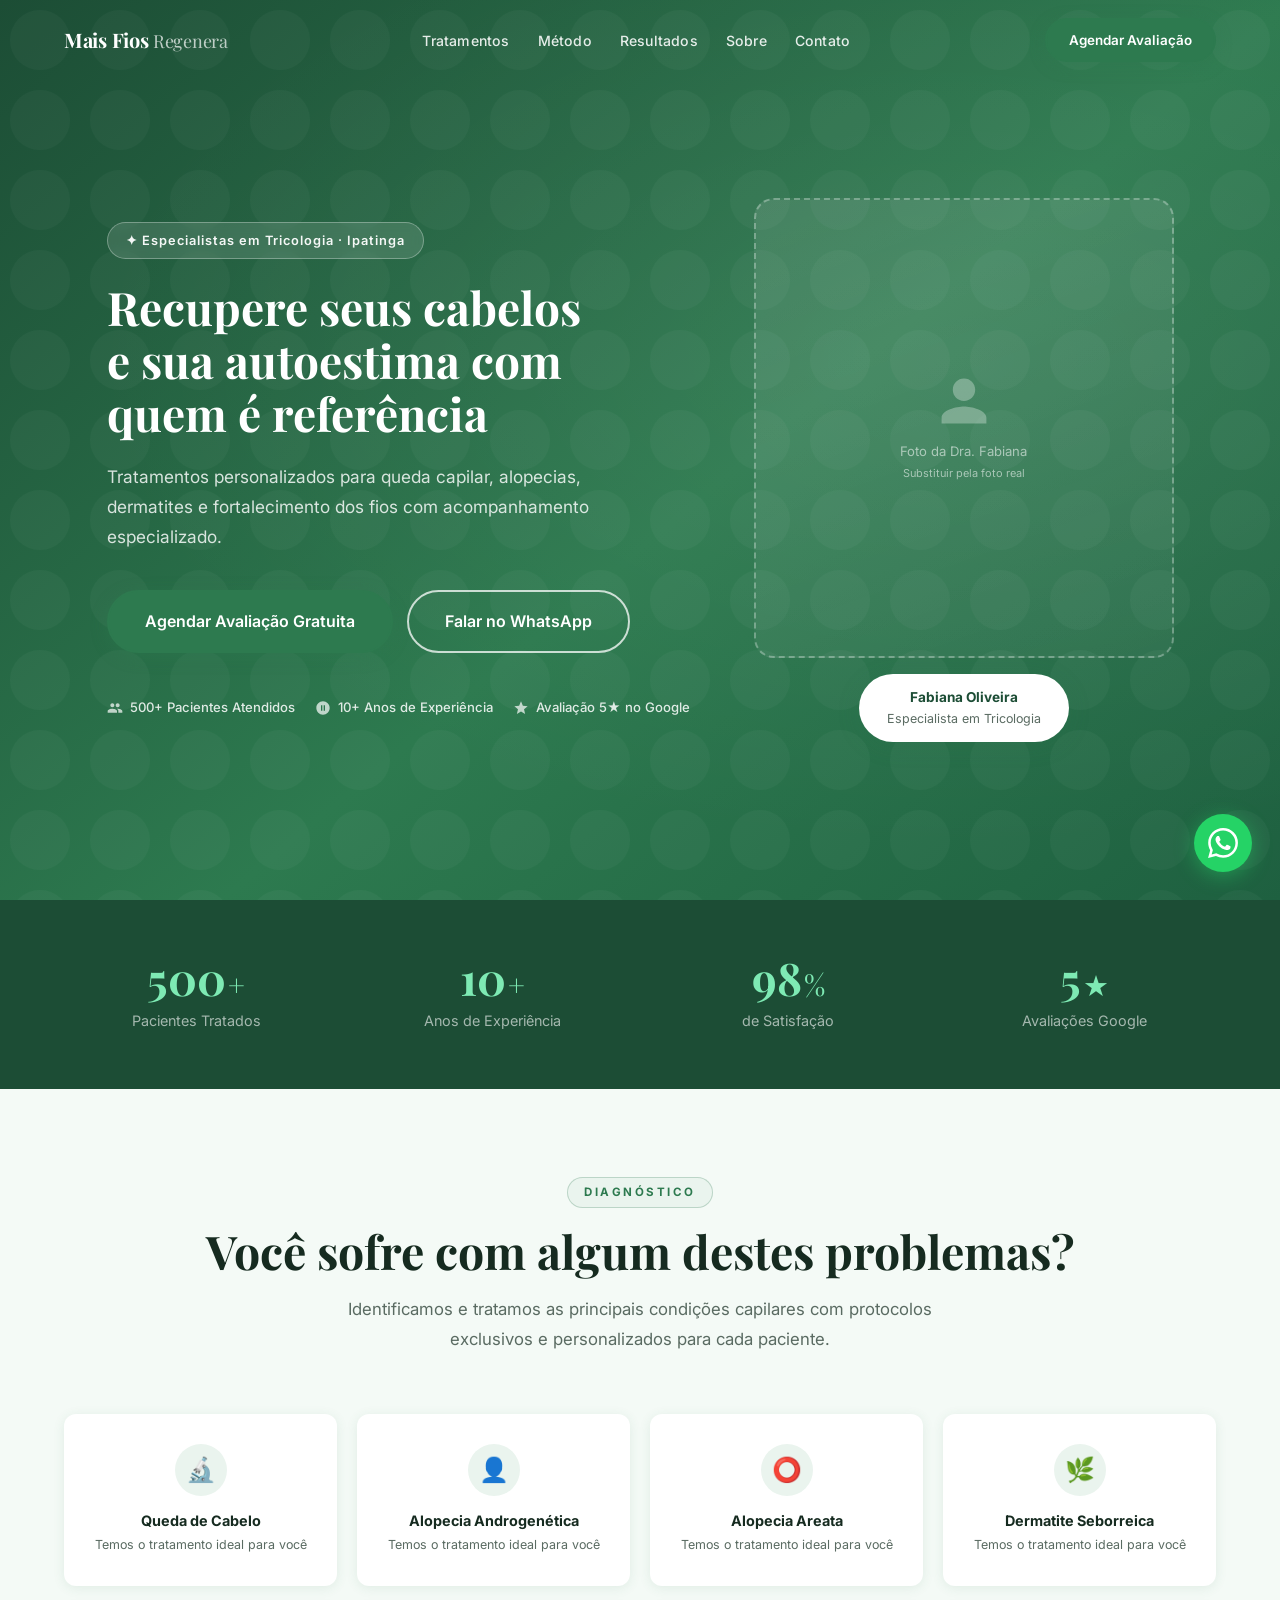
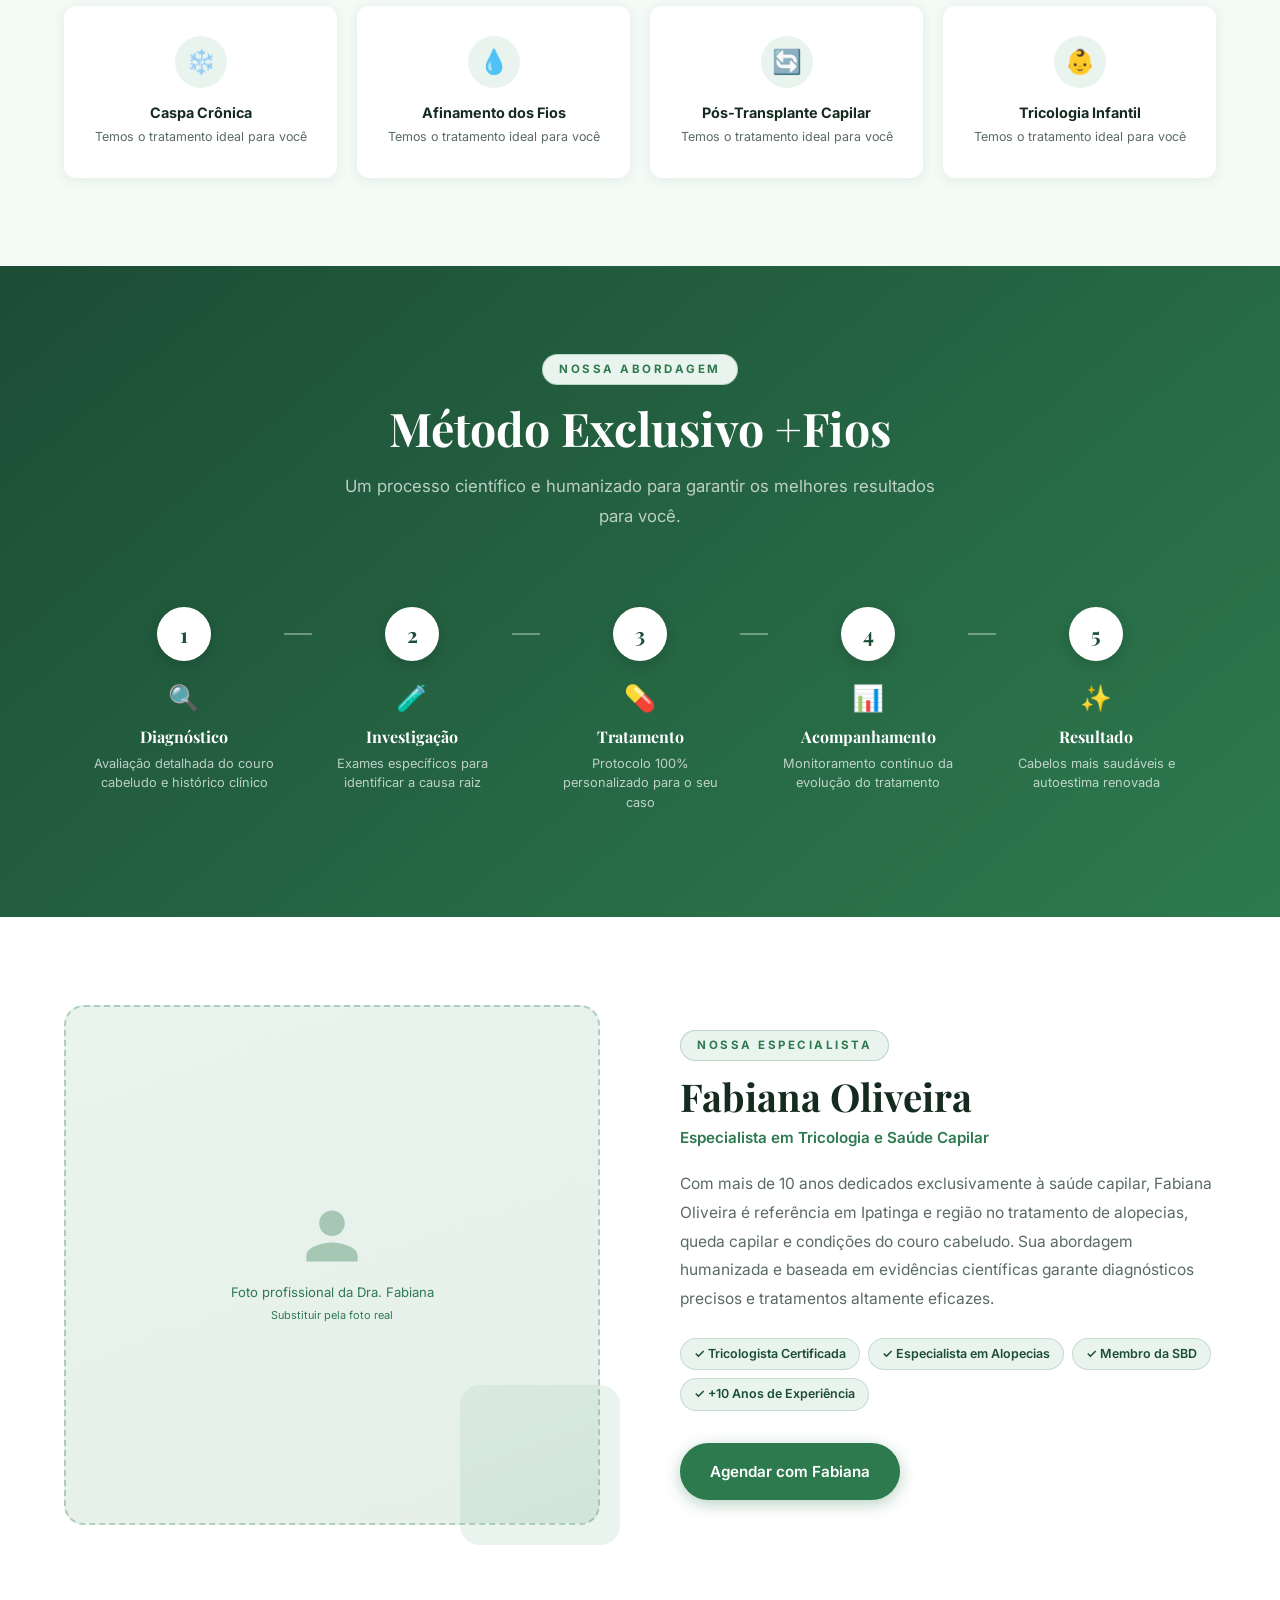
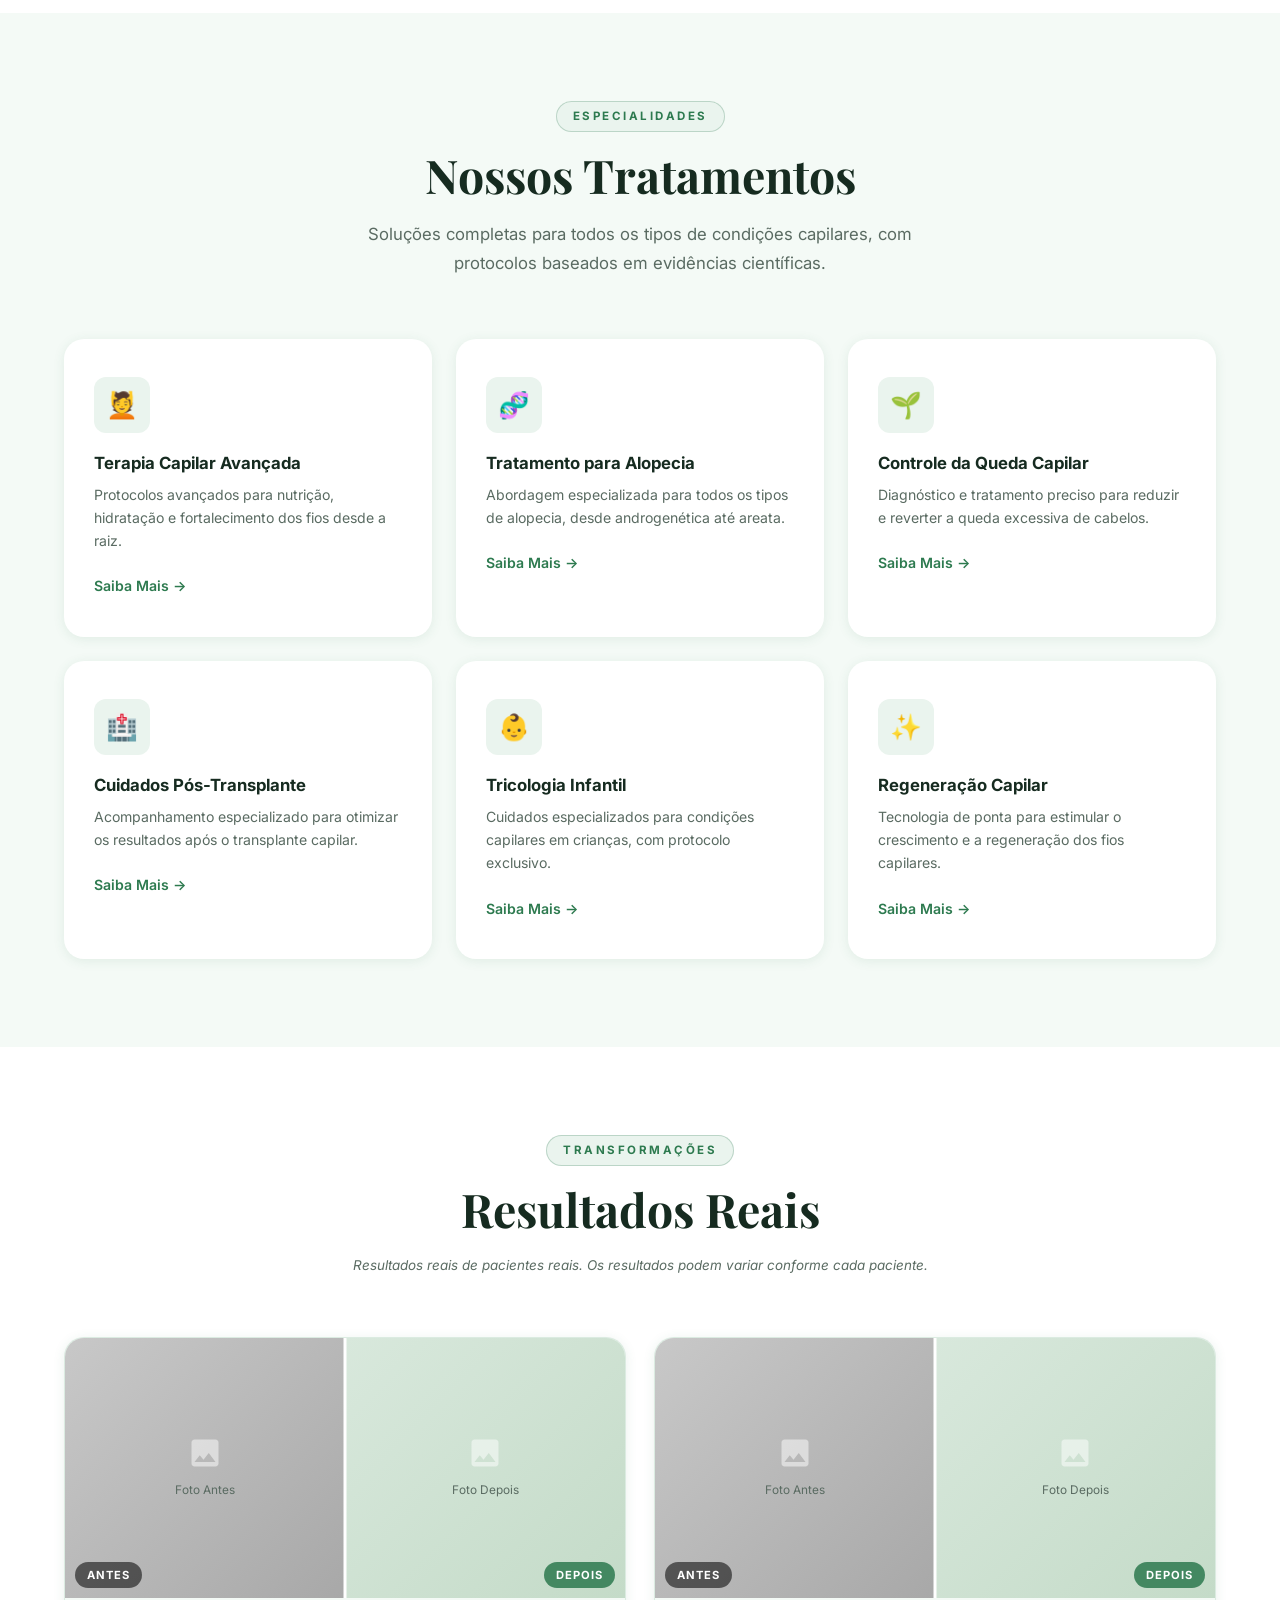
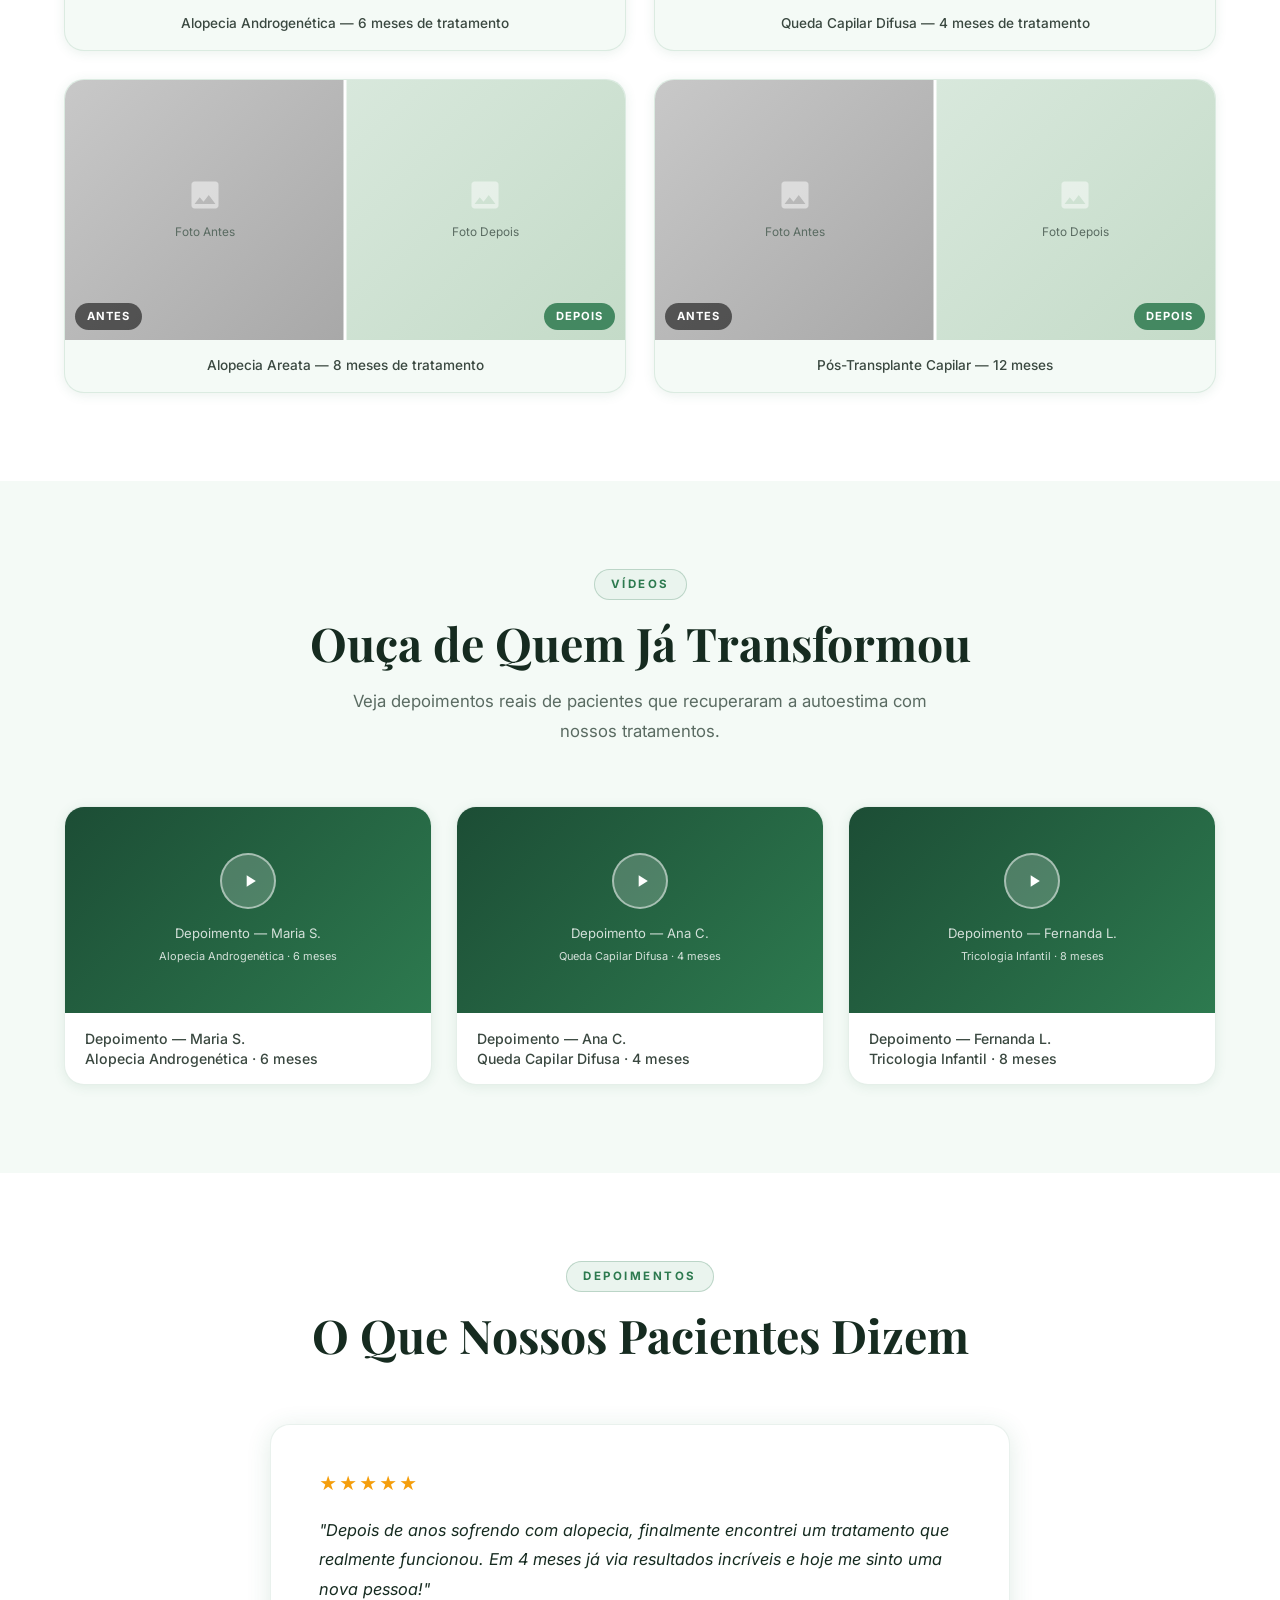
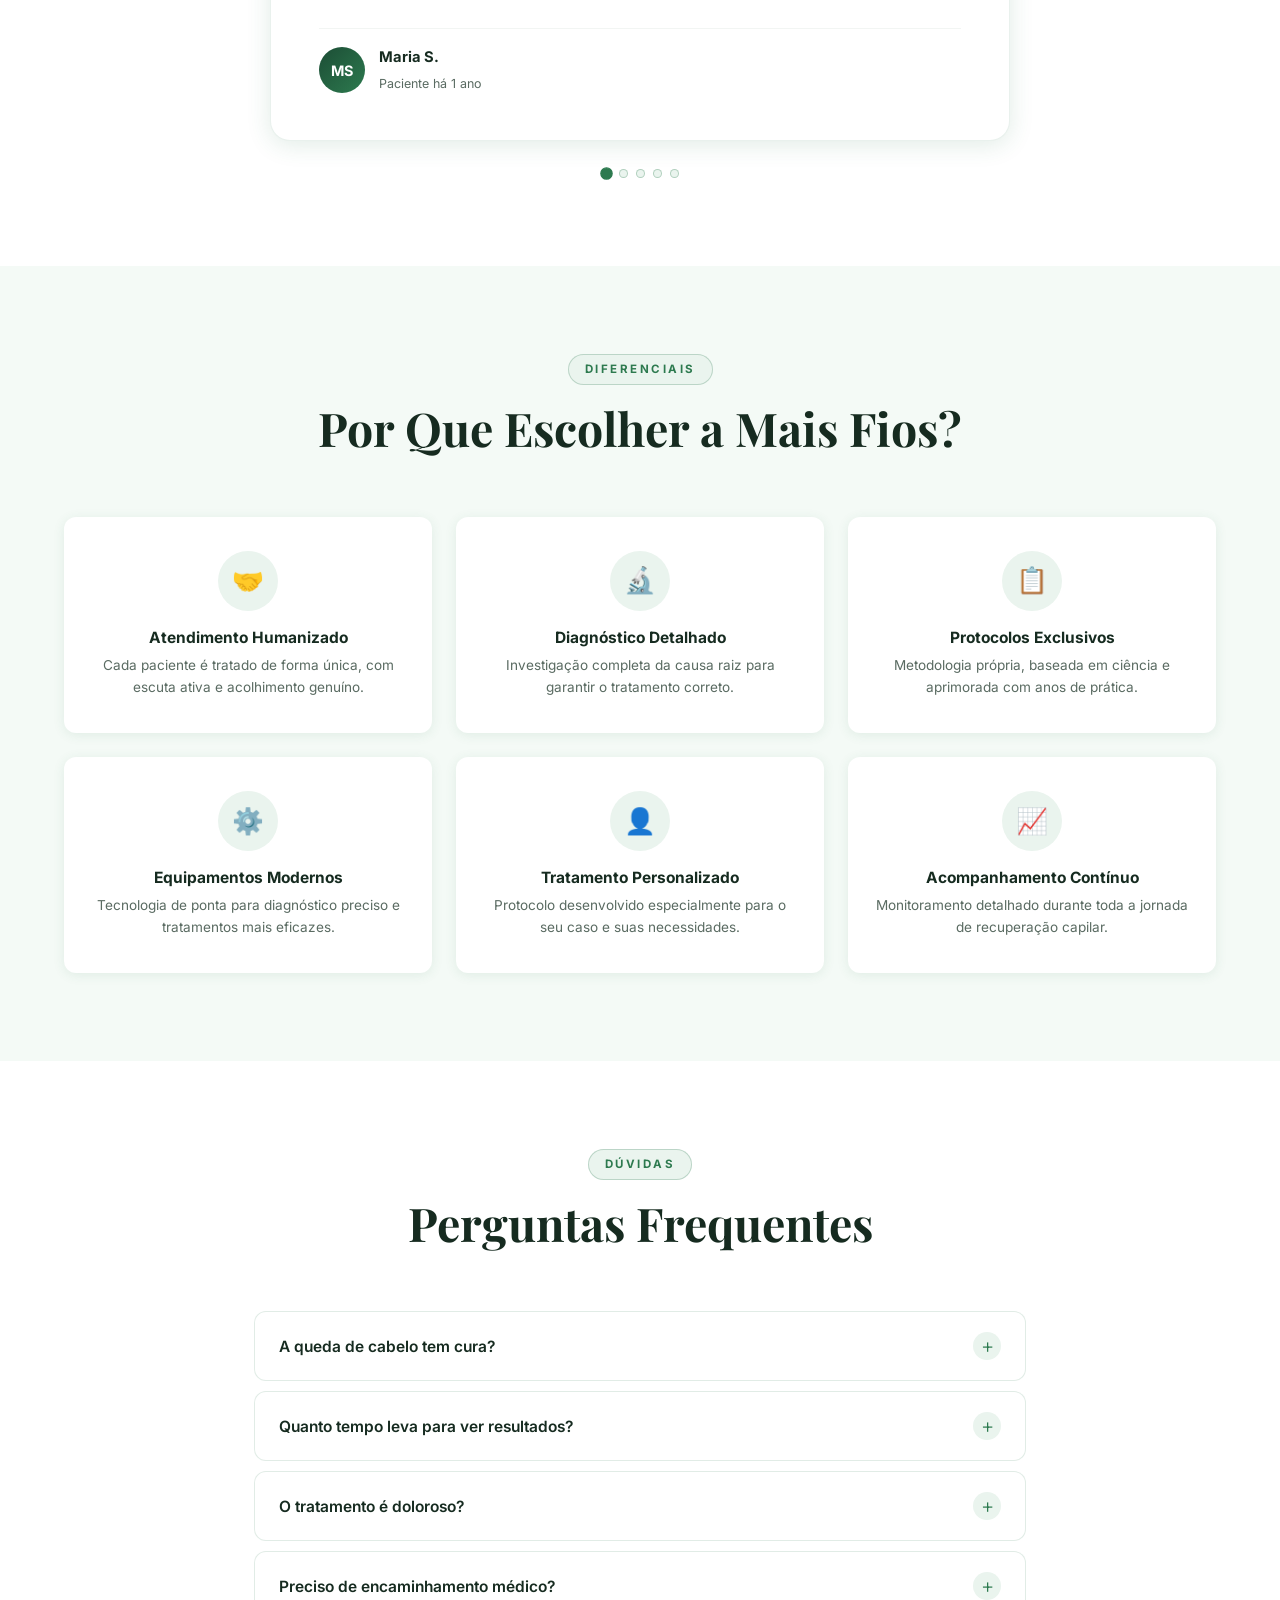
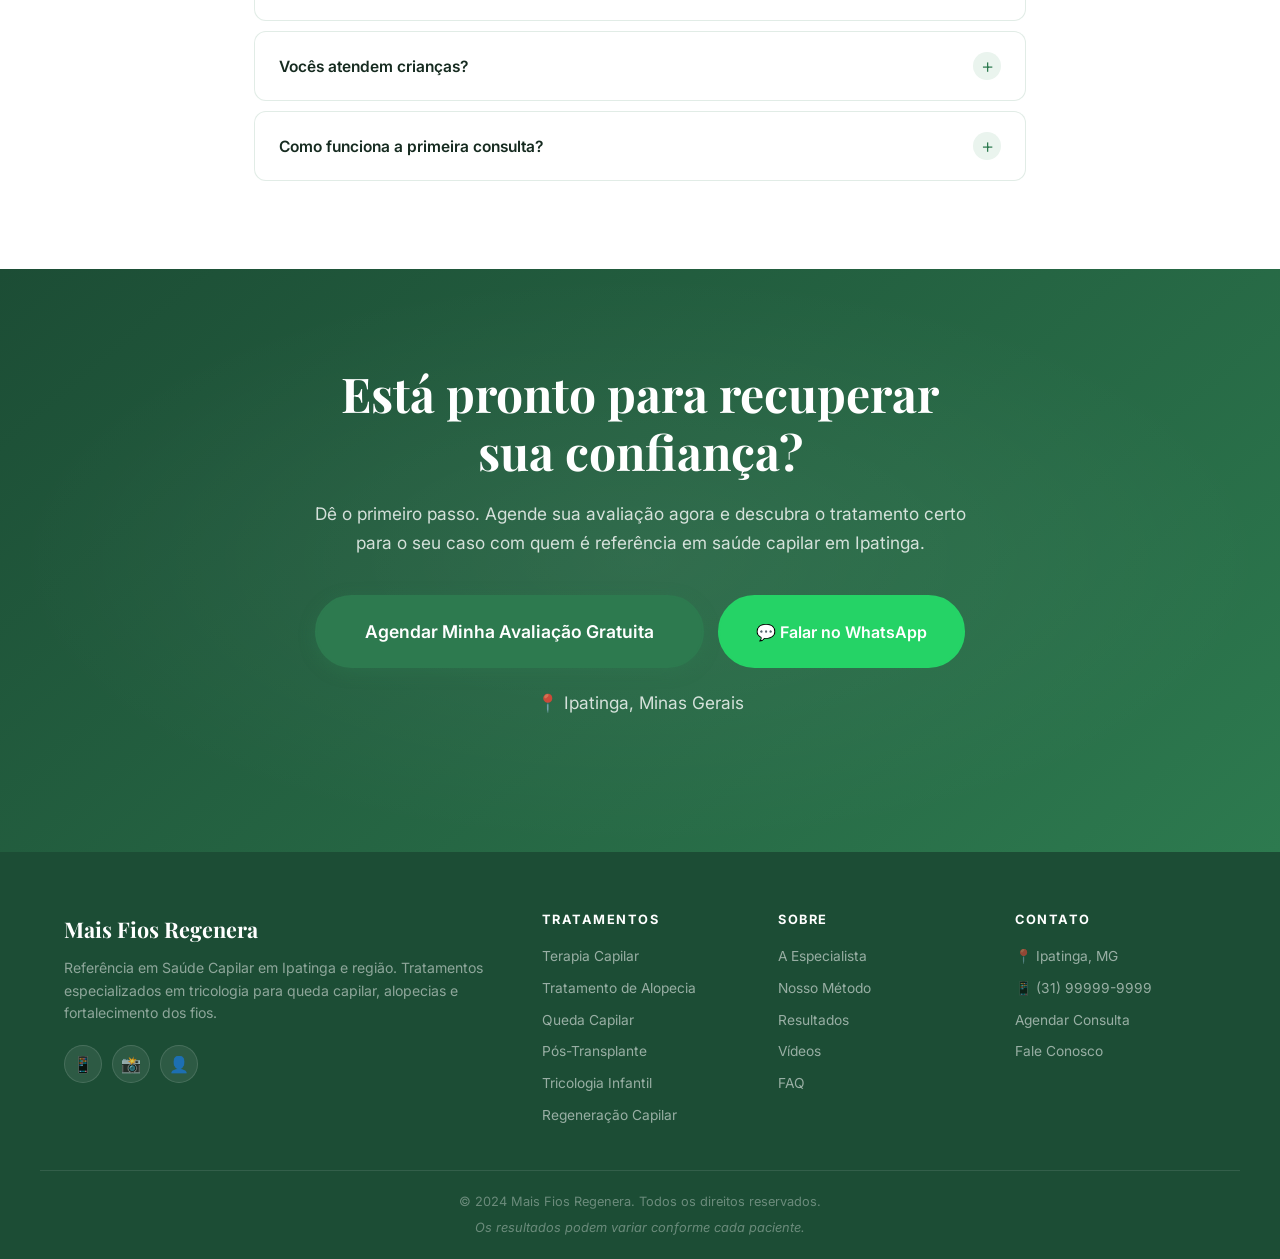
<file: index.html>
<!DOCTYPE html>
<html lang="pt-BR">
<head>
  <meta charset="UTF-8">
  <meta name="viewport" content="width=device-width, initial-scale=1.0">
  <title>Mais Fios Regenera | Clínica Capilar em Ipatinga — Especialistas em Tricologia</title>
  <meta name="description" content="Clínica especializada em tricologia e saúde capilar em Ipatinga. Tratamento personalizado para queda de cabelo, alopecia, dermatite seborreica. Mais de 500 pacientes atendidos.">
  <meta name="keywords" content="clínica capilar Ipatinga, tratamento queda cabelo Ipatinga, especialista alopecia Ipatinga, tricologista Ipatinga, saúde capilar Ipatinga, Fabiana Oliveira tricologista">
  <meta property="og:title" content="Mais Fios Regenera | Clínica Capilar em Ipatinga">
  <meta property="og:description" content="Especialistas em tricologia e saúde capilar em Ipatinga. Tratamentos personalizados para queda capilar e alopecias.">
  <meta property="og:type" content="website">
  <meta property="og:locale" content="pt_BR">
  <link rel="preconnect" href="https://fonts.googleapis.com">
  <link rel="preconnect" href="https://fonts.gstatic.com" crossorigin>
  <link href="https://fonts.googleapis.com/css2?family=Playfair+Display:ital,wght@0,400;0,600;0,700;1,400&family=Inter:wght@300;400;500;600;700&display=swap" rel="stylesheet">
  <link rel="stylesheet" href="style.css">

  <!-- Schema.org LocalBusiness -->
  <script type="application/ld+json">
  {
    "@context": "https://schema.org",
    "@type": "MedicalClinic",
    "name": "Mais Fios Regenera",
    "description": "Clínica especializada em tricologia e saúde capilar em Ipatinga",
    "url": "https://www.maisfiosregenera.com",
    "telephone": "+5531999999999",
    "address": {
      "@type": "PostalAddress",
      "addressLocality": "Ipatinga",
      "addressRegion": "MG",
      "addressCountry": "BR"
    },
    "medicalSpecialty": "Dermatology",
    "priceRange": "$$"
  }
  </script>
</head>
<body>

<!-- ============================================================
     NAVBAR
     ============================================================ -->
<nav class="navbar" id="navbar">
  <div class="container">
    <div class="nav-brand">
      <!--
        LOGO: substitua a linha abaixo pela tag <img> do logo real:
        <img src="images/logo.png" alt="Mais Fios Regenera" class="nav-logo-img">
      -->
      <span class="nav-logo-text">Mais Fios <em>Regenera</em></span>
    </div>

    <ul class="nav-links" id="navLinks">
      <li><a href="#tratamentos">Tratamentos</a></li>
      <li><a href="#metodo">Método</a></li>
      <li><a href="#resultados">Resultados</a></li>
      <li><a href="#sobre">Sobre</a></li>
      <li><a href="#contato">Contato</a></li>
    </ul>

    <a href="https://wa.me/5531999999999?text=Ol%C3%A1!%20Gostaria%20de%20agendar%20uma%20avalia%C3%A7%C3%A3o%20capilar."
       class="btn btn-primary nav-cta" target="_blank" rel="noopener">
      Agendar Avaliação
    </a>

    <button class="hamburger" id="hamburger" aria-label="Abrir menu">
      <span></span><span></span><span></span>
    </button>
  </div>
</nav>

<!-- ============================================================
     HERO
     ============================================================ -->
<section class="hero" id="hero">
  <div class="hero-overlay"></div>
  <div class="container hero-content">

    <div class="hero-text">
      <div class="hero-badge reveal">✦ Especialistas em Tricologia · Ipatinga</div>

      <h1 class="reveal">
        Recupere seus cabelos<br>e sua autoestima com<br>quem é referência
      </h1>

      <p class="hero-subtitle reveal">
        Tratamentos personalizados para queda capilar, alopecias, dermatites
        e fortalecimento dos fios com acompanhamento especializado.
      </p>

      <div class="hero-ctas reveal">
        <a href="https://wa.me/5531999999999?text=Ol%C3%A1!%20Gostaria%20de%20agendar%20minha%20avalia%C3%A7%C3%A3o%20capilar%20gratuita."
           class="btn btn-primary btn-large" target="_blank" rel="noopener">
          Agendar Avaliação Gratuita
        </a>
        <a href="https://wa.me/5531999999999?text=Ol%C3%A1!%20Gostaria%20de%20mais%20informa%C3%A7%C3%B5es."
           class="btn btn-outline-white btn-large" target="_blank" rel="noopener">
          Falar no WhatsApp
        </a>
      </div>

      <div class="hero-trust reveal">
        <div class="trust-badge">
          <svg viewBox="0 0 24 24"><path d="M16 11c1.66 0 2.99-1.34 2.99-3S17.66 5 16 5c-1.66 0-3 1.34-3 3s1.34 3 3 3zm-8 0c1.66 0 2.99-1.34 2.99-3S9.66 5 8 5C6.34 5 5 6.34 5 8s1.34 3 3 3zm0 2c-2.33 0-7 1.17-7 3.5V19h14v-2.5c0-2.33-4.67-3.5-7-3.5zm8 0c-.29 0-.62.02-.97.05 1.16.84 1.97 1.97 1.97 3.45V19h6v-2.5c0-2.33-4.67-3.5-7-3.5z"/></svg>
          500+ Pacientes Atendidos
        </div>
        <div class="trust-badge">
          <svg viewBox="0 0 24 24"><path d="M12 2C6.48 2 2 6.48 2 12s4.48 10 10 10 10-4.48 10-10S17.52 2 12 2zm-1 14H9V8h2v8zm4 0h-2V8h2v8z"/></svg>
          10+ Anos de Experiência
        </div>
        <div class="trust-badge">
          <svg viewBox="0 0 24 24"><path d="M12 17.27L18.18 21l-1.64-7.03L22 9.24l-7.19-.61L12 2 9.19 8.63 2 9.24l5.46 4.73L5.82 21z"/></svg>
          Avaliação 5★ no Google
        </div>
      </div>
    </div>

    <!-- Coluna da foto da especialista -->
    <div class="hero-image-col reveal">
      <div class="hero-photo-wrap">
        <!--
          FOTO DA ESPECIALISTA (hero):
          Quando tiver a foto, substitua o bloco .hero-photo-placeholder abaixo por:
          <img src="images/fabiana-hero.jpg"
               alt="Fabiana Oliveira — Especialista em Tricologia"
               class="hero-photo">
        -->
        <div class="hero-photo-placeholder">
          <svg viewBox="0 0 24 24"><path d="M12 12c2.7 0 4.8-2.1 4.8-4.8S14.7 2.4 12 2.4 7.2 4.5 7.2 7.2 9.3 12 12 12zm0 2.4c-3.2 0-9.6 1.6-9.6 4.8v2.4h19.2v-2.4c0-3.2-6.4-4.8-9.6-4.8z"/></svg>
          <span>Foto da Dra. Fabiana<br><small>Substituir pela foto real</small></span>
        </div>
      </div>
      <div class="hero-name-badge">
        Fabiana Oliveira
        <small>Especialista em Tricologia</small>
      </div>
    </div>

  </div>
</section>

<!-- ============================================================
     COUNTERS
     ============================================================ -->
<section class="counters-section">
  <div class="container counters-grid">
    <div class="counter-item">
      <div><span class="counter" data-target="500">0</span><span class="counter-plus">+</span></div>
      <p>Pacientes Tratados</p>
    </div>
    <div class="counter-item">
      <div><span class="counter" data-target="10">0</span><span class="counter-plus">+</span></div>
      <p>Anos de Experiência</p>
    </div>
    <div class="counter-item">
      <div><span class="counter" data-target="98">0</span><span class="counter-plus">%</span></div>
      <p>de Satisfação</p>
    </div>
    <div class="counter-item">
      <div><span class="counter" data-target="5">0</span><span class="counter-plus">★</span></div>
      <p>Avaliações Google</p>
    </div>
  </div>
</section>

<!-- ============================================================
     PROBLEMAS
     ============================================================ -->
<section class="problems-section section-padding" id="problemas">
  <div class="container">
    <div class="section-header reveal">
      <span class="section-label">Diagnóstico</span>
      <h2>Você sofre com algum destes problemas?</h2>
      <p>Identificamos e tratamos as principais condições capilares com protocolos exclusivos e personalizados para cada paciente.</p>
    </div>

    <div class="problems-grid">
      <div class="problem-card reveal">
        <div class="problem-icon">🔬</div>
        <h3>Queda de Cabelo</h3>
        <p>Temos o tratamento ideal para você</p>
      </div>
      <div class="problem-card reveal">
        <div class="problem-icon">👤</div>
        <h3>Alopecia Androgenética</h3>
        <p>Temos o tratamento ideal para você</p>
      </div>
      <div class="problem-card reveal">
        <div class="problem-icon">⭕</div>
        <h3>Alopecia Areata</h3>
        <p>Temos o tratamento ideal para você</p>
      </div>
      <div class="problem-card reveal">
        <div class="problem-icon">🌿</div>
        <h3>Dermatite Seborreica</h3>
        <p>Temos o tratamento ideal para você</p>
      </div>
      <div class="problem-card reveal">
        <div class="problem-icon">❄️</div>
        <h3>Caspa Crônica</h3>
        <p>Temos o tratamento ideal para você</p>
      </div>
      <div class="problem-card reveal">
        <div class="problem-icon">💧</div>
        <h3>Afinamento dos Fios</h3>
        <p>Temos o tratamento ideal para você</p>
      </div>
      <div class="problem-card reveal">
        <div class="problem-icon">🔄</div>
        <h3>Pós-Transplante Capilar</h3>
        <p>Temos o tratamento ideal para você</p>
      </div>
      <div class="problem-card reveal">
        <div class="problem-icon">👶</div>
        <h3>Tricologia Infantil</h3>
        <p>Temos o tratamento ideal para você</p>
      </div>
    </div>
  </div>
</section>

<!-- ============================================================
     MÉTODO EXCLUSIVO +FIOS
     ============================================================ -->
<section class="method-section section-padding" id="metodo">
  <div class="container">
    <div class="section-header reveal">
      <span class="section-label">Nossa Abordagem</span>
      <h2>Método Exclusivo +Fios</h2>
      <p>Um processo científico e humanizado para garantir os melhores resultados para você.</p>
    </div>

    <div class="timeline">
      <div class="timeline-item reveal">
        <div class="timeline-number">1</div>
        <div class="timeline-content">
          <span class="timeline-icon">🔍</span>
          <h3>Diagnóstico</h3>
          <p>Avaliação detalhada do couro cabeludo e histórico clínico</p>
        </div>
      </div>
      <div class="timeline-connector"></div>
      <div class="timeline-item reveal">
        <div class="timeline-number">2</div>
        <div class="timeline-content">
          <span class="timeline-icon">🧪</span>
          <h3>Investigação</h3>
          <p>Exames específicos para identificar a causa raiz</p>
        </div>
      </div>
      <div class="timeline-connector"></div>
      <div class="timeline-item reveal">
        <div class="timeline-number">3</div>
        <div class="timeline-content">
          <span class="timeline-icon">💊</span>
          <h3>Tratamento</h3>
          <p>Protocolo 100% personalizado para o seu caso</p>
        </div>
      </div>
      <div class="timeline-connector"></div>
      <div class="timeline-item reveal">
        <div class="timeline-number">4</div>
        <div class="timeline-content">
          <span class="timeline-icon">📊</span>
          <h3>Acompanhamento</h3>
          <p>Monitoramento contínuo da evolução do tratamento</p>
        </div>
      </div>
      <div class="timeline-connector"></div>
      <div class="timeline-item reveal">
        <div class="timeline-number">5</div>
        <div class="timeline-content">
          <span class="timeline-icon">✨</span>
          <h3>Resultado</h3>
          <p>Cabelos mais saudáveis e autoestima renovada</p>
        </div>
      </div>
    </div>
  </div>
</section>

<!-- ============================================================
     SOBRE A ESPECIALISTA
     ============================================================ -->
<section class="specialist-section section-padding" id="sobre">
  <div class="container specialist-grid">

    <div class="specialist-photo-wrap reveal">
      <!--
        FOTO DA ESPECIALISTA (seção sobre):
        Quando tiver a foto, substitua o bloco .specialist-photo-placeholder por:
        <img src="images/fabiana-sobre.jpg"
             alt="Fabiana Oliveira — Especialista em Tricologia e Saúde Capilar"
             class="specialist-photo">
      -->
      <div class="specialist-photo-placeholder">
        <svg viewBox="0 0 24 24"><path d="M12 12c2.7 0 4.8-2.1 4.8-4.8S14.7 2.4 12 2.4 7.2 4.5 7.2 7.2 9.3 12 12 12zm0 2.4c-3.2 0-9.6 1.6-9.6 4.8v2.4h19.2v-2.4c0-3.2-6.4-4.8-9.6-4.8z"/></svg>
        <span>Foto profissional da Dra. Fabiana<br><small>Substituir pela foto real</small></span>
      </div>
      <div class="specialist-photo-accent"></div>
    </div>

    <div class="specialist-text reveal">
      <span class="section-label">Nossa Especialista</span>
      <h2>Fabiana Oliveira</h2>
      <p class="specialist-title">Especialista em Tricologia e Saúde Capilar</p>
      <p class="specialist-bio">
        Com mais de 10 anos dedicados exclusivamente à saúde capilar, Fabiana Oliveira é
        referência em Ipatinga e região no tratamento de alopecias, queda capilar e condições
        do couro cabeludo. Sua abordagem humanizada e baseada em evidências científicas garante
        diagnósticos precisos e tratamentos altamente eficazes.
      </p>
      <div class="credentials">
        <span class="credential-badge">✓ Tricologista Certificada</span>
        <span class="credential-badge">✓ Especialista em Alopecias</span>
        <span class="credential-badge">✓ Membro da SBD</span>
        <span class="credential-badge">✓ +10 Anos de Experiência</span>
      </div>
      <a href="https://wa.me/5531999999999?text=Ol%C3%A1!%20Gostaria%20de%20agendar%20uma%20consulta%20com%20a%20Fabiana."
         class="btn btn-primary" target="_blank" rel="noopener">
        Agendar com Fabiana
      </a>
    </div>

  </div>
</section>

<!-- ============================================================
     TRATAMENTOS
     ============================================================ -->
<section class="treatments-section section-padding" id="tratamentos">
  <div class="container">
    <div class="section-header reveal">
      <span class="section-label">Especialidades</span>
      <h2>Nossos Tratamentos</h2>
      <p>Soluções completas para todos os tipos de condições capilares, com protocolos baseados em evidências científicas.</p>
    </div>

    <div class="treatments-grid">
      <div class="treatment-card reveal">
        <div class="treatment-icon">💆</div>
        <h3>Terapia Capilar Avançada</h3>
        <p>Protocolos avançados para nutrição, hidratação e fortalecimento dos fios desde a raiz.</p>
        <a href="tratamentos/terapia-capilar.html" class="treatment-link">Saiba Mais →</a>
      </div>
      <div class="treatment-card reveal">
        <div class="treatment-icon">🧬</div>
        <h3>Tratamento para Alopecia</h3>
        <p>Abordagem especializada para todos os tipos de alopecia, desde androgenética até areata.</p>
        <a href="tratamentos/alopecia.html" class="treatment-link">Saiba Mais →</a>
      </div>
      <div class="treatment-card reveal">
        <div class="treatment-icon">🌱</div>
        <h3>Controle da Queda Capilar</h3>
        <p>Diagnóstico e tratamento preciso para reduzir e reverter a queda excessiva de cabelos.</p>
        <a href="tratamentos/queda-capilar.html" class="treatment-link">Saiba Mais →</a>
      </div>
      <div class="treatment-card reveal">
        <div class="treatment-icon">🏥</div>
        <h3>Cuidados Pós-Transplante</h3>
        <p>Acompanhamento especializado para otimizar os resultados após o transplante capilar.</p>
        <a href="#contato" class="treatment-link">Saiba Mais →</a>
      </div>
      <div class="treatment-card reveal">
        <div class="treatment-icon">👶</div>
        <h3>Tricologia Infantil</h3>
        <p>Cuidados especializados para condições capilares em crianças, com protocolo exclusivo.</p>
        <a href="#contato" class="treatment-link">Saiba Mais →</a>
      </div>
      <div class="treatment-card reveal">
        <div class="treatment-icon">✨</div>
        <h3>Regeneração Capilar</h3>
        <p>Tecnologia de ponta para estimular o crescimento e a regeneração dos fios capilares.</p>
        <a href="#contato" class="treatment-link">Saiba Mais →</a>
      </div>
    </div>
  </div>
</section>

<!-- ============================================================
     RESULTADOS — ANTES E DEPOIS
     ============================================================ -->
<section class="results-section section-padding" id="resultados">
  <div class="container">
    <div class="section-header reveal">
      <span class="section-label">Transformações</span>
      <h2>Resultados Reais</h2>
      <p class="disclaimer">Resultados reais de pacientes reais. Os resultados podem variar conforme cada paciente.</p>
    </div>

    <div class="before-after-grid">

      <!--
        COMO ADICIONAR FOTOS REAIS DE ANTES/DEPOIS:
        Dentro de .ba-before, substitua .ba-placeholder por:
          <img src="images/resultados/caso1-antes.jpg" alt="Antes do tratamento — Alopecia Androgenética">
        Dentro de .ba-after, substitua .ba-placeholder por:
          <img src="images/resultados/caso1-depois.jpg" alt="Depois do tratamento — 6 meses">
      -->

      <div class="before-after-card reveal">
        <div class="ba-images">
          <div class="ba-before">
            <div class="ba-placeholder">
              <svg viewBox="0 0 24 24"><path d="M21 19V5c0-1.1-.9-2-2-2H5c-1.1 0-2 .9-2 2v14c0 1.1.9 2 2 2h14c1.1 0 2-.9 2-2zM8.5 13.5l2.5 3.01L14.5 12l4.5 6H5l3.5-4.5z"/></svg>
              Foto Antes
            </div>
          </div>
          <div class="ba-after">
            <div class="ba-placeholder">
              <svg viewBox="0 0 24 24"><path d="M21 19V5c0-1.1-.9-2-2-2H5c-1.1 0-2 .9-2 2v14c0 1.1.9 2 2 2h14c1.1 0 2-.9 2-2zM8.5 13.5l2.5 3.01L14.5 12l4.5 6H5l3.5-4.5z"/></svg>
              Foto Depois
            </div>
          </div>
        </div>
        <p class="ba-label">Alopecia Androgenética — 6 meses de tratamento</p>
      </div>

      <div class="before-after-card reveal">
        <div class="ba-images">
          <div class="ba-before">
            <div class="ba-placeholder">
              <svg viewBox="0 0 24 24"><path d="M21 19V5c0-1.1-.9-2-2-2H5c-1.1 0-2 .9-2 2v14c0 1.1.9 2 2 2h14c1.1 0 2-.9 2-2zM8.5 13.5l2.5 3.01L14.5 12l4.5 6H5l3.5-4.5z"/></svg>
              Foto Antes
            </div>
          </div>
          <div class="ba-after">
            <div class="ba-placeholder">
              <svg viewBox="0 0 24 24"><path d="M21 19V5c0-1.1-.9-2-2-2H5c-1.1 0-2 .9-2 2v14c0 1.1.9 2 2 2h14c1.1 0 2-.9 2-2zM8.5 13.5l2.5 3.01L14.5 12l4.5 6H5l3.5-4.5z"/></svg>
              Foto Depois
            </div>
          </div>
        </div>
        <p class="ba-label">Queda Capilar Difusa — 4 meses de tratamento</p>
      </div>

      <div class="before-after-card reveal">
        <div class="ba-images">
          <div class="ba-before">
            <div class="ba-placeholder">
              <svg viewBox="0 0 24 24"><path d="M21 19V5c0-1.1-.9-2-2-2H5c-1.1 0-2 .9-2 2v14c0 1.1.9 2 2 2h14c1.1 0 2-.9 2-2zM8.5 13.5l2.5 3.01L14.5 12l4.5 6H5l3.5-4.5z"/></svg>
              Foto Antes
            </div>
          </div>
          <div class="ba-after">
            <div class="ba-placeholder">
              <svg viewBox="0 0 24 24"><path d="M21 19V5c0-1.1-.9-2-2-2H5c-1.1 0-2 .9-2 2v14c0 1.1.9 2 2 2h14c1.1 0 2-.9 2-2zM8.5 13.5l2.5 3.01L14.5 12l4.5 6H5l3.5-4.5z"/></svg>
              Foto Depois
            </div>
          </div>
        </div>
        <p class="ba-label">Alopecia Areata — 8 meses de tratamento</p>
      </div>

      <div class="before-after-card reveal">
        <div class="ba-images">
          <div class="ba-before">
            <div class="ba-placeholder">
              <svg viewBox="0 0 24 24"><path d="M21 19V5c0-1.1-.9-2-2-2H5c-1.1 0-2 .9-2 2v14c0 1.1.9 2 2 2h14c1.1 0 2-.9 2-2zM8.5 13.5l2.5 3.01L14.5 12l4.5 6H5l3.5-4.5z"/></svg>
              Foto Antes
            </div>
          </div>
          <div class="ba-after">
            <div class="ba-placeholder">
              <svg viewBox="0 0 24 24"><path d="M21 19V5c0-1.1-.9-2-2-2H5c-1.1 0-2 .9-2 2v14c0 1.1.9 2 2 2h14c1.1 0 2-.9 2-2zM8.5 13.5l2.5 3.01L14.5 12l4.5 6H5l3.5-4.5z"/></svg>
              Foto Depois
            </div>
          </div>
        </div>
        <p class="ba-label">Pós-Transplante Capilar — 12 meses</p>
      </div>

    </div>
  </div>
</section>

<!-- ============================================================
     VÍDEOS DE PACIENTES / DEPOIMENTOS EM VÍDEO
     ============================================================ -->
<section class="videos-section section-padding" id="videos">
  <div class="container">
    <div class="section-header reveal">
      <span class="section-label">Vídeos</span>
      <h2>Ouça de Quem Já Transformou</h2>
      <p>Veja depoimentos reais de pacientes que recuperaram a autoestima com nossos tratamentos.</p>
    </div>

    <div class="videos-grid">

      <!--
        COMO ADICIONAR VÍDEOS DO YOUTUBE:
        Substitua o bloco .video-placeholder pelo embed abaixo,
        trocando VIDEO_ID pelo ID real do vídeo:

        <div class="video-embed">
          <iframe
            src="https://www.youtube.com/embed/VIDEO_ID?rel=0"
            title="Depoimento paciente — Mais Fios Regenera"
            loading="lazy"
            allow="accelerometer; autoplay; clipboard-write; encrypted-media; gyroscope; picture-in-picture"
            allowfullscreen>
          </iframe>
        </div>

        COMO ADICIONAR VÍDEOS DO INSTAGRAM (Reels):
        Use o embed do Instagram ou um iframe com URL do Reel.
      -->

      <div class="video-card reveal">
        <div class="video-placeholder">
          <div class="video-play-btn">
            <svg viewBox="0 0 24 24"><path d="M8 5v14l11-7z"/></svg>
          </div>
          <span>Depoimento — Maria S.<br><small>Alopecia Androgenética · 6 meses</small></span>
        </div>
        <p class="video-caption">Depoimento — Maria S.<br>Alopecia Androgenética · 6 meses</p>
      </div>

      <div class="video-card reveal">
        <div class="video-placeholder">
          <div class="video-play-btn">
            <svg viewBox="0 0 24 24"><path d="M8 5v14l11-7z"/></svg>
          </div>
          <span>Depoimento — Ana C.<br><small>Queda Capilar Difusa · 4 meses</small></span>
        </div>
        <p class="video-caption">Depoimento — Ana C.<br>Queda Capilar Difusa · 4 meses</p>
      </div>

      <div class="video-card reveal">
        <div class="video-placeholder">
          <div class="video-play-btn">
            <svg viewBox="0 0 24 24"><path d="M8 5v14l11-7z"/></svg>
          </div>
          <span>Depoimento — Fernanda L.<br><small>Tricologia Infantil · 8 meses</small></span>
        </div>
        <p class="video-caption">Depoimento — Fernanda L.<br>Tricologia Infantil · 8 meses</p>
      </div>

    </div>
  </div>
</section>

<!-- ============================================================
     DEPOIMENTOS ESCRITOS
     ============================================================ -->
<section class="testimonials-section section-padding">
  <div class="container">
    <div class="section-header reveal">
      <span class="section-label">Depoimentos</span>
      <h2>O Que Nossos Pacientes Dizem</h2>
    </div>

    <div class="carousel-wrapper">
      <div class="carousel" id="carousel">

        <div class="testimonial-card active">
          <div class="stars">★★★★★</div>
          <p>"Depois de anos sofrendo com alopecia, finalmente encontrei um tratamento que realmente funcionou. Em 4 meses já via resultados incríveis e hoje me sinto uma nova pessoa!"</p>
          <div class="testimonial-author">
            <div class="author-avatar">MS</div>
            <div>
              <strong>Maria S.</strong>
              <small>Paciente há 1 ano</small>
            </div>
          </div>
        </div>

        <div class="testimonial-card">
          <div class="stars">★★★★★</div>
          <p>"A Fabiana é uma profissional incrível. Diagnóstico preciso, tratamento totalmente personalizado e resultado surpreendente. Recomendo de olhos fechados!"</p>
          <div class="testimonial-author">
            <div class="author-avatar">JP</div>
            <div>
              <strong>João P.</strong>
              <small>Paciente há 8 meses</small>
            </div>
          </div>
        </div>

        <div class="testimonial-card">
          <div class="stars">★★★★★</div>
          <p>"Minha queda de cabelo foi controlada em 3 meses. Atendimento humanizado, ambiente aconchegante e resultado que eu não esperava tão rápido."</p>
          <div class="testimonial-author">
            <div class="author-avatar">AC</div>
            <div>
              <strong>Ana C.</strong>
              <small>Paciente há 6 meses</small>
            </div>
          </div>
        </div>

        <div class="testimonial-card">
          <div class="stars">★★★★★</div>
          <p>"Após o transplante capilar, o acompanhamento da Mais Fios foi fundamental para o sucesso do procedimento. Profissionalismo e cuidado em cada detalhe."</p>
          <div class="testimonial-author">
            <div class="author-avatar">CM</div>
            <div>
              <strong>Carlos M.</strong>
              <small>Paciente há 1 ano</small>
            </div>
          </div>
        </div>

        <div class="testimonial-card">
          <div class="stars">★★★★★</div>
          <p>"Minha filha tinha alopecia areata e hoje está com os cabelos lindos graças ao tratamento especializado. A Fabiana tem uma paciência e um cuidado únicos com crianças."</p>
          <div class="testimonial-author">
            <div class="author-avatar">FL</div>
            <div>
              <strong>Fernanda L.</strong>
              <small>Paciente há 2 anos</small>
            </div>
          </div>
        </div>

      </div>
      <div class="carousel-dots" id="carouselDots"></div>
    </div>
  </div>
</section>

<!-- ============================================================
     DIFERENCIAIS
     ============================================================ -->
<section class="differentials-section section-padding">
  <div class="container">
    <div class="section-header reveal">
      <span class="section-label">Diferenciais</span>
      <h2>Por Que Escolher a Mais Fios?</h2>
    </div>

    <div class="differentials-grid">
      <div class="differential-card reveal">
        <div class="diff-icon">🤝</div>
        <h3>Atendimento Humanizado</h3>
        <p>Cada paciente é tratado de forma única, com escuta ativa e acolhimento genuíno.</p>
      </div>
      <div class="differential-card reveal">
        <div class="diff-icon">🔬</div>
        <h3>Diagnóstico Detalhado</h3>
        <p>Investigação completa da causa raiz para garantir o tratamento correto.</p>
      </div>
      <div class="differential-card reveal">
        <div class="diff-icon">📋</div>
        <h3>Protocolos Exclusivos</h3>
        <p>Metodologia própria, baseada em ciência e aprimorada com anos de prática.</p>
      </div>
      <div class="differential-card reveal">
        <div class="diff-icon">⚙️</div>
        <h3>Equipamentos Modernos</h3>
        <p>Tecnologia de ponta para diagnóstico preciso e tratamentos mais eficazes.</p>
      </div>
      <div class="differential-card reveal">
        <div class="diff-icon">👤</div>
        <h3>Tratamento Personalizado</h3>
        <p>Protocolo desenvolvido especialmente para o seu caso e suas necessidades.</p>
      </div>
      <div class="differential-card reveal">
        <div class="diff-icon">📈</div>
        <h3>Acompanhamento Contínuo</h3>
        <p>Monitoramento detalhado durante toda a jornada de recuperação capilar.</p>
      </div>
    </div>
  </div>
</section>

<!-- ============================================================
     FAQ
     ============================================================ -->
<section class="faq-section section-padding" id="faq">
  <div class="container faq-container">
    <div class="section-header reveal">
      <span class="section-label">Dúvidas</span>
      <h2>Perguntas Frequentes</h2>
    </div>

    <div class="accordion">
      <div class="accordion-item reveal">
        <button class="accordion-header">A queda de cabelo tem cura? <span class="acc-icon">+</span></button>
        <div class="accordion-body">
          <p>A maioria das causas de queda capilar tem tratamento eficaz. Com diagnóstico correto e tratamento adequado, é possível controlar e reverter a queda em muitos casos. Cada situação é avaliada individualmente.</p>
        </div>
      </div>
      <div class="accordion-item reveal">
        <button class="accordion-header">Quanto tempo leva para ver resultados? <span class="acc-icon">+</span></button>
        <div class="accordion-body">
          <p>Os primeiros resultados geralmente aparecem entre 3 a 6 meses de tratamento. Cada caso é único e o tempo varia conforme a causa, o tipo de tratamento e a resposta individual de cada paciente.</p>
        </div>
      </div>
      <div class="accordion-item reveal">
        <button class="accordion-header">O tratamento é doloroso? <span class="acc-icon">+</span></button>
        <div class="accordion-body">
          <p>Não. Nossos tratamentos são predominantemente não-invasivos e confortáveis. Alguns procedimentos podem causar uma leve sensação local, mas sem dor significativa.</p>
        </div>
      </div>
      <div class="accordion-item reveal">
        <button class="accordion-header">Preciso de encaminhamento médico? <span class="acc-icon">+</span></button>
        <div class="accordion-body">
          <p>Não é necessário encaminhamento. Você pode agendar diretamente sua avaliação conosco pelo WhatsApp. Trabalhamos em parceria com médicos quando exames complementares são necessários.</p>
        </div>
      </div>
      <div class="accordion-item reveal">
        <button class="accordion-header">Vocês atendem crianças? <span class="acc-icon">+</span></button>
        <div class="accordion-body">
          <p>Sim! Temos protocolo específico para tricologia infantil, com atendimento especializado e adaptado às necessidades de cada faixa etária, de forma segura e acolhedora.</p>
        </div>
      </div>
      <div class="accordion-item reveal">
        <button class="accordion-header">Como funciona a primeira consulta? <span class="acc-icon">+</span></button>
        <div class="accordion-body">
          <p>Na primeira consulta realizamos uma avaliação completa do couro cabeludo com equipamentos especializados, levantamos o histórico clínico e, se necessário, solicitamos exames para um diagnóstico preciso e personalizado.</p>
        </div>
      </div>
    </div>
  </div>
</section>

<!-- ============================================================
     CTA FINAL
     ============================================================ -->
<section class="cta-section" id="contato">
  <div class="cta-content reveal">
    <h2>Está pronto para recuperar sua confiança?</h2>
    <p>
      Dê o primeiro passo. Agende sua avaliação agora e descubra o tratamento
      certo para o seu caso com quem é referência em saúde capilar em Ipatinga.
    </p>
    <div class="cta-buttons">
      <a href="https://wa.me/5531999999999?text=Ol%C3%A1!%20Gostaria%20de%20agendar%20minha%20avalia%C3%A7%C3%A3o%20capilar%20gratuita."
         class="btn btn-primary btn-xlarge" target="_blank" rel="noopener">
        Agendar Minha Avaliação Gratuita
      </a>
      <a href="https://wa.me/5531999999999?text=Ol%C3%A1!%20Tenho%20d%C3%BAvidas%20sobre%20os%20tratamentos."
         class="btn btn-wa btn-large" target="_blank" rel="noopener">
        💬 Falar no WhatsApp
      </a>
    </div>
    <p class="cta-location">📍 Ipatinga, Minas Gerais</p>
  </div>
</section>

<!-- ============================================================
     FOOTER
     ============================================================ -->
<footer class="footer">
  <div class="container footer-grid">

    <div class="footer-brand">
      <!--
        LOGO NO FOOTER:
        <img src="images/logo-branco.png" alt="Mais Fios Regenera" class="footer-logo-img">
      -->
      <div class="footer-logo">Mais Fios Regenera</div>
      <p>Referência em Saúde Capilar em Ipatinga e região. Tratamentos especializados em tricologia para queda capilar, alopecias e fortalecimento dos fios.</p>
      <div class="footer-social">
        <a href="https://wa.me/5531999999999" target="_blank" rel="noopener" aria-label="WhatsApp">📱</a>
        <a href="#" aria-label="Instagram">📸</a>
        <a href="#" aria-label="Facebook">👤</a>
      </div>
    </div>

    <div class="footer-col">
      <h4>Tratamentos</h4>
      <ul>
        <li><a href="tratamentos/terapia-capilar.html">Terapia Capilar</a></li>
        <li><a href="tratamentos/alopecia.html">Tratamento de Alopecia</a></li>
        <li><a href="tratamentos/queda-capilar.html">Queda Capilar</a></li>
        <li><a href="#tratamentos">Pós-Transplante</a></li>
        <li><a href="#tratamentos">Tricologia Infantil</a></li>
        <li><a href="#tratamentos">Regeneração Capilar</a></li>
      </ul>
    </div>

    <div class="footer-col">
      <h4>Sobre</h4>
      <ul>
        <li><a href="#sobre">A Especialista</a></li>
        <li><a href="#metodo">Nosso Método</a></li>
        <li><a href="#resultados">Resultados</a></li>
        <li><a href="#videos">Vídeos</a></li>
        <li><a href="#faq">FAQ</a></li>
      </ul>
    </div>

    <div class="footer-col">
      <h4>Contato</h4>
      <ul>
        <li>📍 Ipatinga, MG</li>
        <li><a href="https://wa.me/5531999999999" target="_blank" rel="noopener">📱 (31) 99999-9999</a></li>
        <li><a href="https://wa.me/5531999999999?text=Gostaria%20de%20agendar%20uma%20consulta." target="_blank" rel="noopener">Agendar Consulta</a></li>
        <li><a href="#contato">Fale Conosco</a></li>
      </ul>
    </div>

  </div>

  <div class="footer-bottom">
    <div class="container">
      <p>© 2024 Mais Fios Regenera. Todos os direitos reservados.</p>
      <p class="footer-disclaimer">Os resultados podem variar conforme cada paciente.</p>
    </div>
  </div>
</footer>

<!-- WhatsApp Flutuante -->
<a href="https://wa.me/5531999999999?text=Ol%C3%A1!%20Gostaria%20de%20agendar%20uma%20avalia%C3%A7%C3%A3o%20capilar."
   class="whatsapp-float" target="_blank" rel="noopener" aria-label="Falar no WhatsApp" id="waFloat">
  <svg viewBox="0 0 24 24" fill="currentColor">
    <path d="M17.472 14.382c-.297-.149-1.758-.867-2.03-.967-.273-.099-.471-.148-.67.15-.197.297-.767.966-.94 1.164-.173.199-.347.223-.644.075-.297-.15-1.255-.463-2.39-1.475-.883-.788-1.48-1.761-1.653-2.059-.173-.297-.018-.458.13-.606.134-.133.298-.347.446-.52.149-.174.198-.298.298-.497.099-.198.05-.371-.025-.52-.075-.149-.669-1.612-.916-2.207-.242-.579-.487-.5-.669-.51-.173-.008-.371-.01-.57-.01-.198 0-.52.074-.792.372-.272.297-1.04 1.016-1.04 2.479 0 1.462 1.065 2.875 1.213 3.074.149.198 2.096 3.2 5.077 4.487.709.306 1.262.489 1.694.625.712.227 1.36.195 1.871.118.571-.085 1.758-.719 2.006-1.413.248-.694.248-1.289.173-1.413-.074-.124-.272-.198-.57-.347m-5.421 7.403h-.004a9.87 9.87 0 01-5.031-1.378l-.361-.214-3.741.982.998-3.648-.235-.374a9.86 9.86 0 01-1.51-5.26c.001-5.45 4.436-9.884 9.888-9.884 2.64 0 5.122 1.03 6.988 2.898a9.825 9.825 0 012.893 6.994c-.003 5.45-4.437 9.884-9.885 9.884m8.413-18.297A11.815 11.815 0 0012.05 0C5.495 0 .16 5.335.157 11.892c0 2.096.547 4.142 1.588 5.945L.057 24l6.305-1.654a11.882 11.882 0 005.683 1.448h.005c6.554 0 11.89-5.335 11.893-11.893a11.821 11.821 0 00-3.48-8.413z"/>
  </svg>
</a>

<script src="script.js"></script>
</body>
</html>
</file>
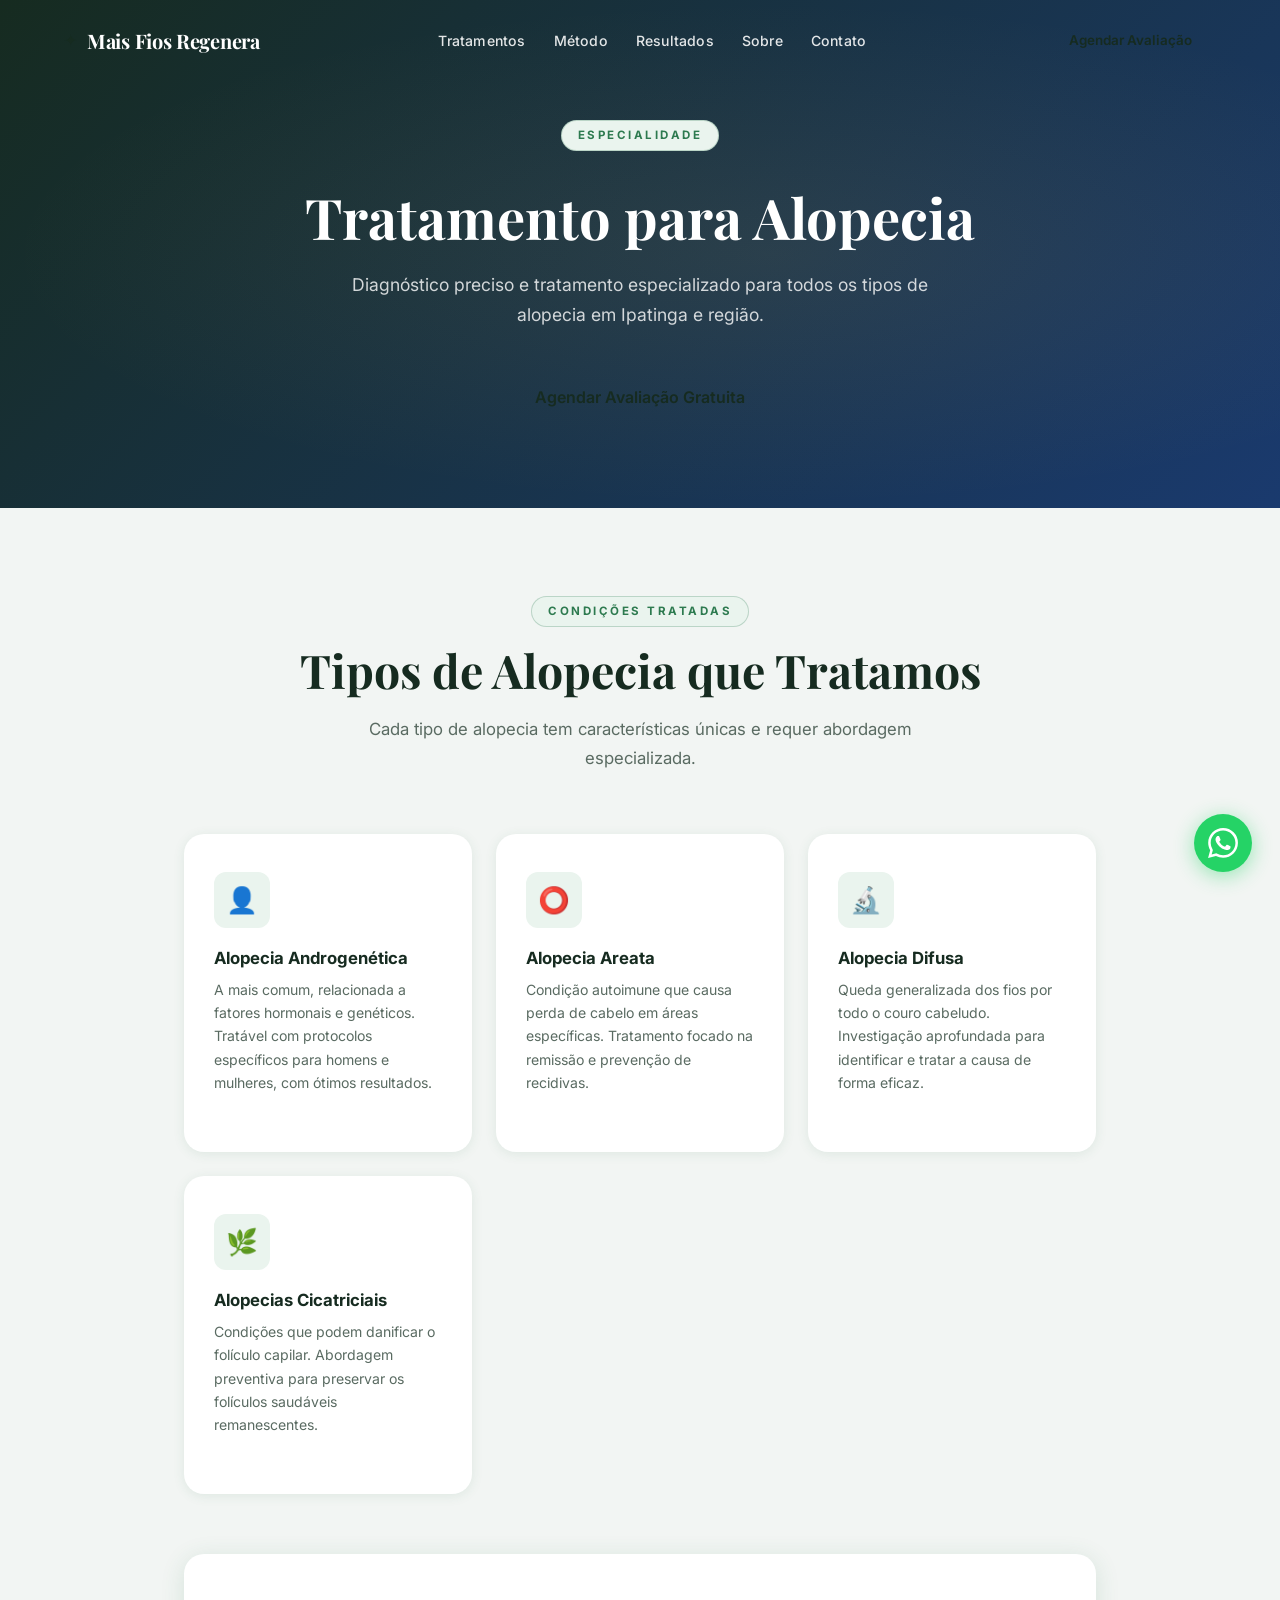
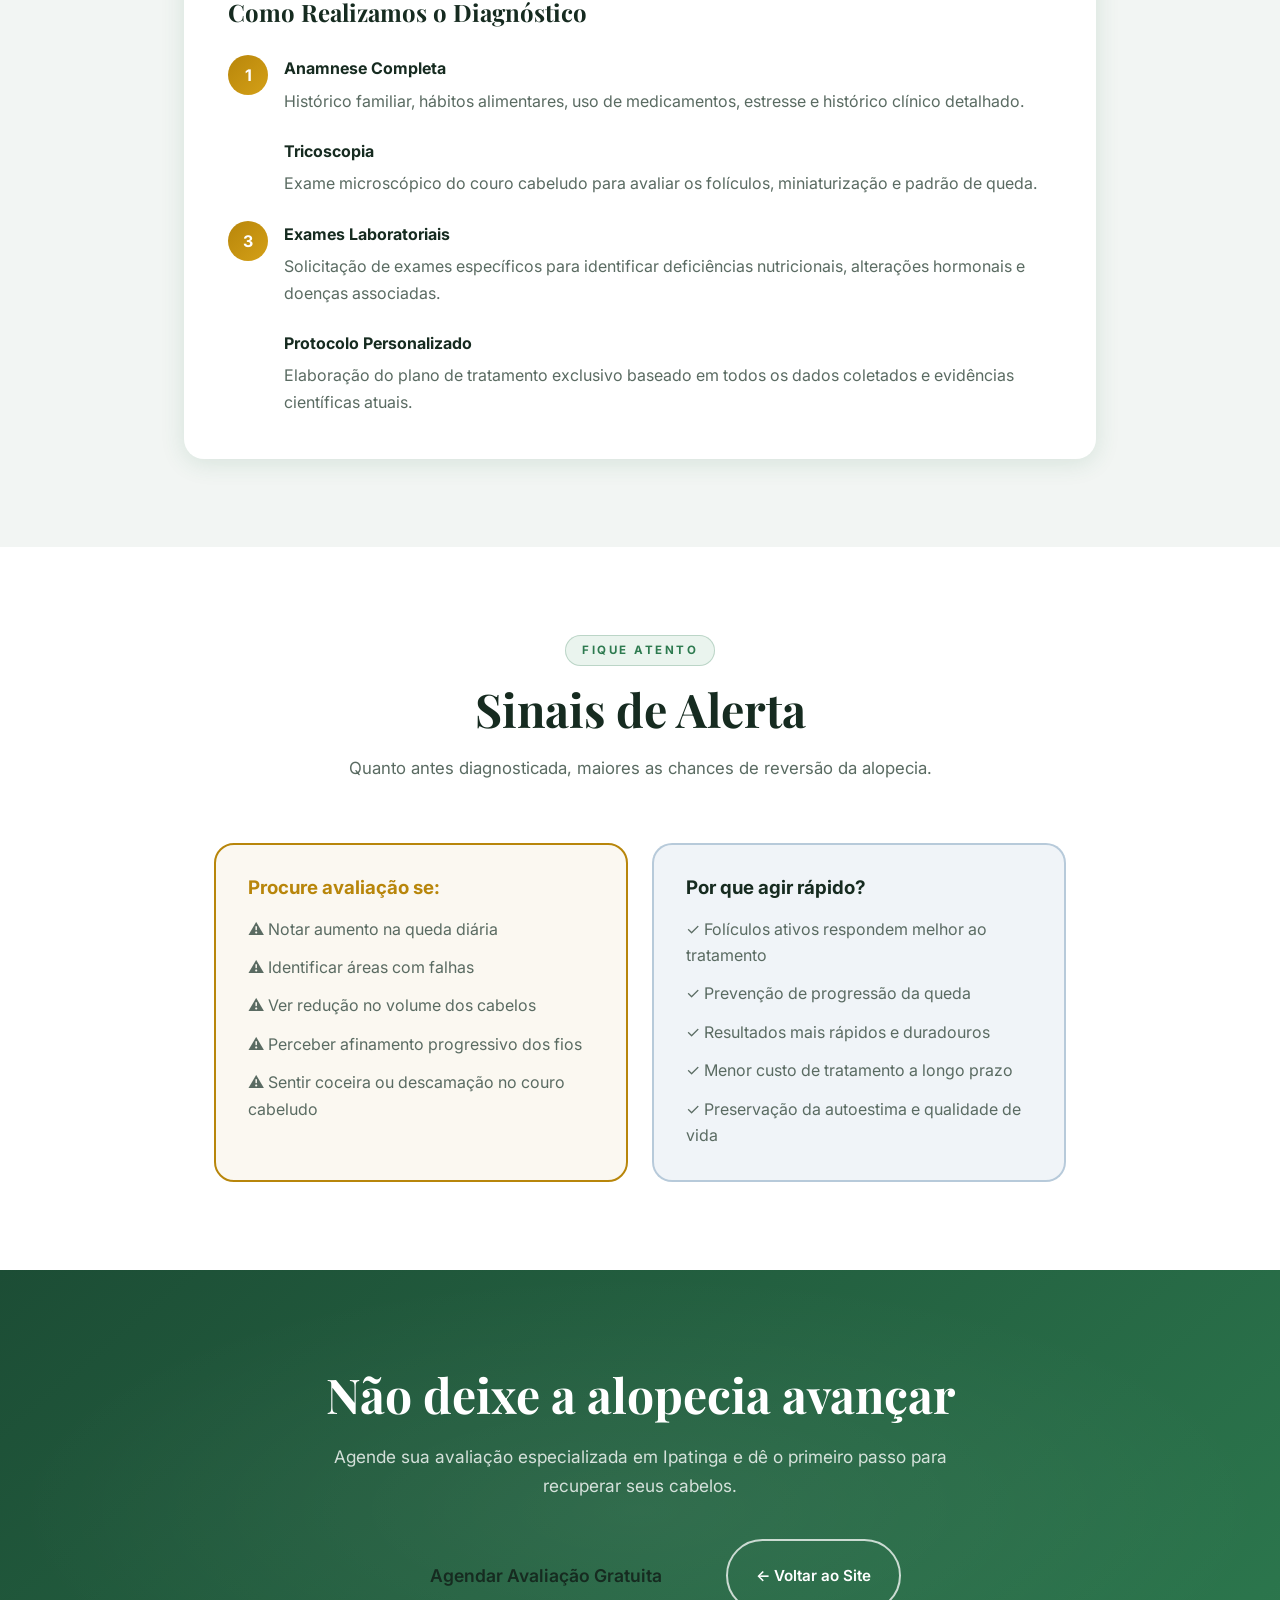
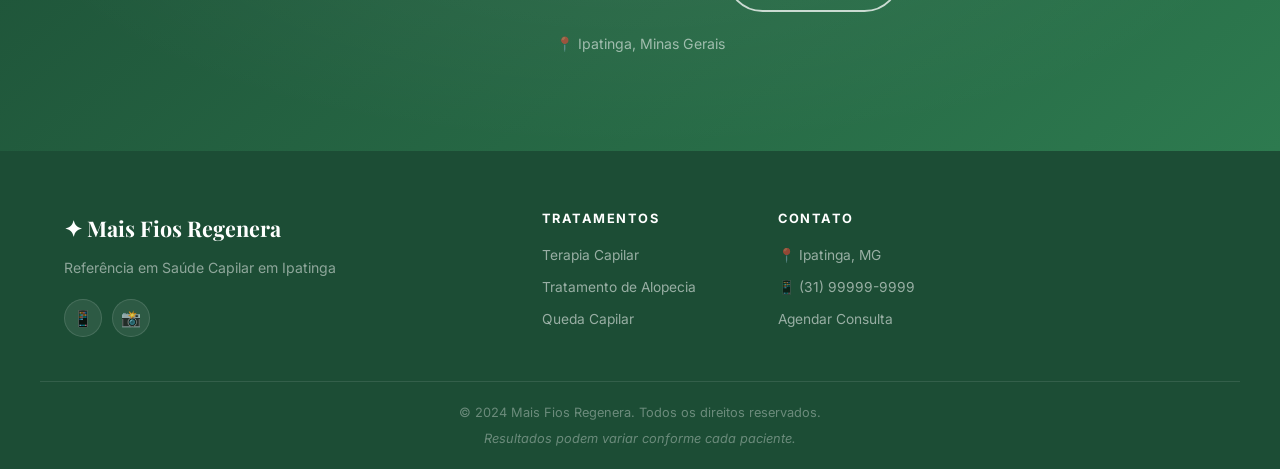
<file: tratamentos/alopecia.html>
<!DOCTYPE html>
<html lang="pt-BR">
<head>
  <meta charset="UTF-8">
  <meta name="viewport" content="width=device-width, initial-scale=1.0">
  <title>Tratamento para Alopecia em Ipatinga | Mais Fios Regenera</title>
  <meta name="description" content="Tratamento especializado para alopecia em Ipatinga. Alopecia androgenética, areata e outros tipos. Diagnóstico preciso e protocolo personalizado.">
  <meta name="keywords" content="tratamento alopecia Ipatinga, alopecia androgenética Ipatinga, alopecia areata Ipatinga, especialista alopecia Ipatinga, tricologista Ipatinga">
  <meta property="og:title" content="Tratamento para Alopecia em Ipatinga | Mais Fios Regenera">
  <meta property="og:description" content="Diagnóstico preciso e tratamento especializado para todos os tipos de alopecia em Ipatinga.">
  <meta property="og:type" content="website">
  <link rel="preconnect" href="https://fonts.googleapis.com">
  <link rel="preconnect" href="https://fonts.gstatic.com" crossorigin>
  <link href="https://fonts.googleapis.com/css2?family=Playfair+Display:wght@400;500;600;700&family=Inter:wght@300;400;500;600;700&display=swap" rel="stylesheet">
  <link rel="stylesheet" href="../style.css">
</head>
<body>

<!-- NAVBAR -->
<nav class="navbar scrolled" id="navbar">
  <div class="container">
    <a href="../index.html" class="nav-brand" style="color: var(--dark);">
      <span class="nav-logo-icon">✦</span>
      <span class="nav-logo-text">Mais Fios <span class="gold">Regenera</span></span>
    </a>
    <ul class="nav-links" id="navLinks">
      <li><a href="../index.html#tratamentos">Tratamentos</a></li>
      <li><a href="../index.html#metodo">Método</a></li>
      <li><a href="../index.html#resultados">Resultados</a></li>
      <li><a href="../index.html#sobre">Sobre</a></li>
      <li><a href="../index.html#contato">Contato</a></li>
    </ul>
    <a href="https://wa.me/5531999999999?text=Ol%C3%A1!%20Gostaria%20de%20saber%20mais%20sobre%20tratamento%20de%20Alopecia." class="btn btn-gold nav-cta" target="_blank" rel="noopener">Agendar Avaliação</a>
    <button class="hamburger" id="hamburger" aria-label="Menu">
      <span></span><span></span><span></span>
    </button>
  </div>
</nav>

<!-- HERO -->
<section style="padding: 120px 0 80px; background: linear-gradient(135deg, var(--dark) 0%, #1a3a6e 100%); position: relative; overflow: hidden;">
  <div style="position:absolute;inset:0;background:radial-gradient(ellipse at 60% 50%, rgba(201,168,76,0.1) 0%, transparent 70%);"></div>
  <div class="container" style="text-align: center; position: relative; z-index: 1;">
    <span class="section-label">Especialidade</span>
    <h1 style="color: var(--white); font-size: clamp(2rem, 5vw, 3.5rem); margin: 16px 0 20px;">Tratamento para Alopecia</h1>
    <p style="color: rgba(255,255,255,0.8); font-size: 1.1rem; max-width: 600px; margin: 0 auto 36px; line-height: 1.7;">Diagnóstico preciso e tratamento especializado para todos os tipos de alopecia em Ipatinga e região.</p>
    <a href="https://wa.me/5531999999999?text=Ol%C3%A1!%20Gostaria%20de%20agendar%20uma%20avalia%C3%A7%C3%A3o%20para%20tratamento%20de%20Alopecia." class="btn btn-gold btn-large" target="_blank" rel="noopener">Agendar Avaliação Gratuita</a>
  </div>
</section>

<!-- TYPES -->
<section class="section-padding" style="background: var(--gray-light);">
  <div class="container" style="max-width: 960px;">
    <div class="section-header reveal">
      <span class="section-label">Condições Tratadas</span>
      <h2>Tipos de Alopecia que Tratamos</h2>
      <p>Cada tipo de alopecia tem características únicas e requer abordagem especializada.</p>
    </div>
    <div style="display: grid; grid-template-columns: repeat(auto-fit, minmax(260px, 1fr)); gap: 24px; margin-bottom: 60px;">
      <div class="treatment-card reveal">
        <span class="treatment-icon">👤</span>
        <h3>Alopecia Androgenética</h3>
        <p>A mais comum, relacionada a fatores hormonais e genéticos. Tratável com protocolos específicos para homens e mulheres, com ótimos resultados.</p>
      </div>
      <div class="treatment-card reveal">
        <span class="treatment-icon">⭕</span>
        <h3>Alopecia Areata</h3>
        <p>Condição autoimune que causa perda de cabelo em áreas específicas. Tratamento focado na remissão e prevenção de recidivas.</p>
      </div>
      <div class="treatment-card reveal">
        <span class="treatment-icon">🔬</span>
        <h3>Alopecia Difusa</h3>
        <p>Queda generalizada dos fios por todo o couro cabeludo. Investigação aprofundada para identificar e tratar a causa de forma eficaz.</p>
      </div>
      <div class="treatment-card reveal">
        <span class="treatment-icon">🌿</span>
        <h3>Alopecias Cicatriciais</h3>
        <p>Condições que podem danificar o folículo capilar. Abordagem preventiva para preservar os folículos saudáveis remanescentes.</p>
      </div>
    </div>

    <!-- Diagnosis process -->
    <div style="background: var(--white); border-radius: var(--radius-lg); padding: 44px; box-shadow: var(--shadow);" class="reveal">
      <h2 style="margin-bottom: 28px; color: var(--dark);">Como Realizamos o Diagnóstico</h2>
      <div style="display: flex; flex-direction: column; gap: 24px;">
        <div style="display: flex; gap: 16px; align-items: flex-start;">
          <span style="background: linear-gradient(135deg, var(--gold), var(--gold-light)); color: white; width: 40px; height: 40px; border-radius: 50%; display: flex; align-items: center; justify-content: center; font-weight: 700; flex-shrink: 0;">1</span>
          <div>
            <strong style="color: var(--dark); font-size: 1rem;">Anamnese Completa</strong>
            <p style="color: var(--gray); margin-top: 6px;">Histórico familiar, hábitos alimentares, uso de medicamentos, estresse e histórico clínico detalhado.</p>
          </div>
        </div>
        <div style="display: flex; gap: 16px; align-items: flex-start;">
          <span style="background: linear-gradient(135deg, var(--primary), var(--primary-light)); color: white; width: 40px; height: 40px; border-radius: 50%; display: flex; align-items: center; justify-content: center; font-weight: 700; flex-shrink: 0;">2</span>
          <div>
            <strong style="color: var(--dark); font-size: 1rem;">Tricoscopia</strong>
            <p style="color: var(--gray); margin-top: 6px;">Exame microscópico do couro cabeludo para avaliar os folículos, miniaturização e padrão de queda.</p>
          </div>
        </div>
        <div style="display: flex; gap: 16px; align-items: flex-start;">
          <span style="background: linear-gradient(135deg, var(--gold), var(--gold-light)); color: white; width: 40px; height: 40px; border-radius: 50%; display: flex; align-items: center; justify-content: center; font-weight: 700; flex-shrink: 0;">3</span>
          <div>
            <strong style="color: var(--dark); font-size: 1rem;">Exames Laboratoriais</strong>
            <p style="color: var(--gray); margin-top: 6px;">Solicitação de exames específicos para identificar deficiências nutricionais, alterações hormonais e doenças associadas.</p>
          </div>
        </div>
        <div style="display: flex; gap: 16px; align-items: flex-start;">
          <span style="background: linear-gradient(135deg, var(--primary), var(--primary-light)); color: white; width: 40px; height: 40px; border-radius: 50%; display: flex; align-items: center; justify-content: center; font-weight: 700; flex-shrink: 0;">4</span>
          <div>
            <strong style="color: var(--dark); font-size: 1rem;">Protocolo Personalizado</strong>
            <p style="color: var(--gray); margin-top: 6px;">Elaboração do plano de tratamento exclusivo baseado em todos os dados coletados e evidências científicas atuais.</p>
          </div>
        </div>
      </div>
    </div>
  </div>
</section>

<!-- WARNING SIGNS -->
<section class="section-padding" style="background: var(--white);">
  <div class="container" style="max-width: 900px;">
    <div class="section-header reveal">
      <span class="section-label">Fique Atento</span>
      <h2>Sinais de Alerta</h2>
      <p>Quanto antes diagnosticada, maiores as chances de reversão da alopecia.</p>
    </div>
    <div style="display: grid; grid-template-columns: 1fr 1fr; gap: 24px;" class="reveal">
      <div style="background: rgba(201,168,76,0.08); border: 2px solid var(--gold); border-radius: var(--radius-lg); padding: 32px;">
        <h3 style="color: var(--gold); margin-bottom: 16px; font-family: 'Inter', sans-serif;">Procure avaliação se:</h3>
        <ul style="list-style: none; color: var(--gray); display: flex; flex-direction: column; gap: 12px;">
          <li>⚠️ Notar aumento na queda diária</li>
          <li>⚠️ Identificar áreas com falhas</li>
          <li>⚠️ Ver redução no volume dos cabelos</li>
          <li>⚠️ Perceber afinamento progressivo dos fios</li>
          <li>⚠️ Sentir coceira ou descamação no couro cabeludo</li>
        </ul>
      </div>
      <div style="background: rgba(15,76,129,0.06); border: 2px solid rgba(15,76,129,0.25); border-radius: var(--radius-lg); padding: 32px;">
        <h3 style="color: var(--primary); margin-bottom: 16px; font-family: 'Inter', sans-serif;">Por que agir rápido?</h3>
        <ul style="list-style: none; color: var(--gray); display: flex; flex-direction: column; gap: 12px;">
          <li>✓ Folículos ativos respondem melhor ao tratamento</li>
          <li>✓ Prevenção de progressão da queda</li>
          <li>✓ Resultados mais rápidos e duradouros</li>
          <li>✓ Menor custo de tratamento a longo prazo</li>
          <li>✓ Preservação da autoestima e qualidade de vida</li>
        </ul>
      </div>
    </div>
  </div>
</section>

<!-- CTA -->
<section class="cta-section">
  <div class="container cta-content reveal">
    <h2>Não deixe a alopecia avançar</h2>
    <p>Agende sua avaliação especializada em Ipatinga e dê o primeiro passo para recuperar seus cabelos.</p>
    <div class="cta-buttons">
      <a href="https://wa.me/5531999999999?text=Ol%C3%A1!%20Gostaria%20de%20agendar%20uma%20avalia%C3%A7%C3%A3o%20para%20tratamento%20de%20Alopecia." class="btn btn-gold btn-xlarge" target="_blank" rel="noopener">Agendar Avaliação Gratuita</a>
      <a href="../index.html" class="btn btn-outline-white">← Voltar ao Site</a>
    </div>
    <div class="cta-location">📍 Ipatinga, Minas Gerais</div>
  </div>
</section>

<!-- FOOTER -->
<footer class="footer">
  <div class="container footer-grid">
    <div class="footer-brand">
      <div class="footer-logo">✦ Mais Fios <span class="gold">Regenera</span></div>
      <p>Referência em Saúde Capilar em Ipatinga</p>
      <div class="footer-social">
        <a href="https://wa.me/5531999999999" target="_blank" rel="noopener" aria-label="WhatsApp">📱</a>
        <a href="#" aria-label="Instagram">📸</a>
      </div>
    </div>
    <div class="footer-col">
      <h4>Tratamentos</h4>
      <ul>
        <li><a href="terapia-capilar.html">Terapia Capilar</a></li>
        <li><a href="alopecia.html">Tratamento de Alopecia</a></li>
        <li><a href="queda-capilar.html">Queda Capilar</a></li>
      </ul>
    </div>
    <div class="footer-col">
      <h4>Contato</h4>
      <ul>
        <li>📍 Ipatinga, MG</li>
        <li><a href="https://wa.me/5531999999999" target="_blank" rel="noopener">📱 (31) 99999-9999</a></li>
        <li><a href="../index.html#contato">Agendar Consulta</a></li>
      </ul>
    </div>
  </div>
  <div class="footer-bottom">
    <div class="container">
      <p>© 2024 Mais Fios Regenera. Todos os direitos reservados.</p>
      <p class="footer-disclaimer">Resultados podem variar conforme cada paciente.</p>
    </div>
  </div>
</footer>

<!-- WhatsApp Float -->
<a href="https://wa.me/5531999999999?text=Ol%C3%A1!%20Gostaria%20de%20agendar%20uma%20avalia%C3%A7%C3%A3o%20capilar." class="whatsapp-float" target="_blank" rel="noopener" aria-label="WhatsApp">
  <svg viewBox="0 0 24 24" fill="currentColor"><path d="M17.472 14.382c-.297-.149-1.758-.867-2.03-.967-.273-.099-.471-.148-.67.15-.197.297-.767.966-.94 1.164-.173.199-.347.223-.644.075-.297-.15-1.255-.463-2.39-1.475-.883-.788-1.48-1.761-1.653-2.059-.173-.297-.018-.458.13-.606.134-.133.298-.347.446-.52.149-.174.198-.298.298-.497.099-.198.05-.371-.025-.52-.075-.149-.669-1.612-.916-2.207-.242-.579-.487-.5-.669-.51-.173-.008-.371-.01-.57-.01-.198 0-.52.074-.792.372-.272.297-1.04 1.016-1.04 2.479 0 1.462 1.065 2.875 1.213 3.074.149.198 2.096 3.2 5.077 4.487.709.306 1.262.489 1.694.625.712.227 1.36.195 1.871.118.571-.085 1.758-.719 2.006-1.413.248-.694.248-1.289.173-1.413-.074-.124-.272-.198-.57-.347m-5.421 7.403h-.004a9.87 9.87 0 01-5.031-1.378l-.361-.214-3.741.982.998-3.648-.235-.374a9.86 9.86 0 01-1.51-5.26c.001-5.45 4.436-9.884 9.888-9.884 2.64 0 5.122 1.03 6.988 2.898a9.825 9.825 0 012.893 6.994c-.003 5.45-4.437 9.884-9.885 9.884m8.413-18.297A11.815 11.815 0 0012.05 0C5.495 0 .16 5.335.157 11.892c0 2.096.547 4.142 1.588 5.945L.057 24l6.305-1.654a11.882 11.882 0 005.683 1.448h.005c6.554 0 11.89-5.335 11.893-11.893a11.821 11.821 0 00-3.48-8.413z"/></svg>
</a>

<script src="../script.js"></script>
</body>
</html>
</file>
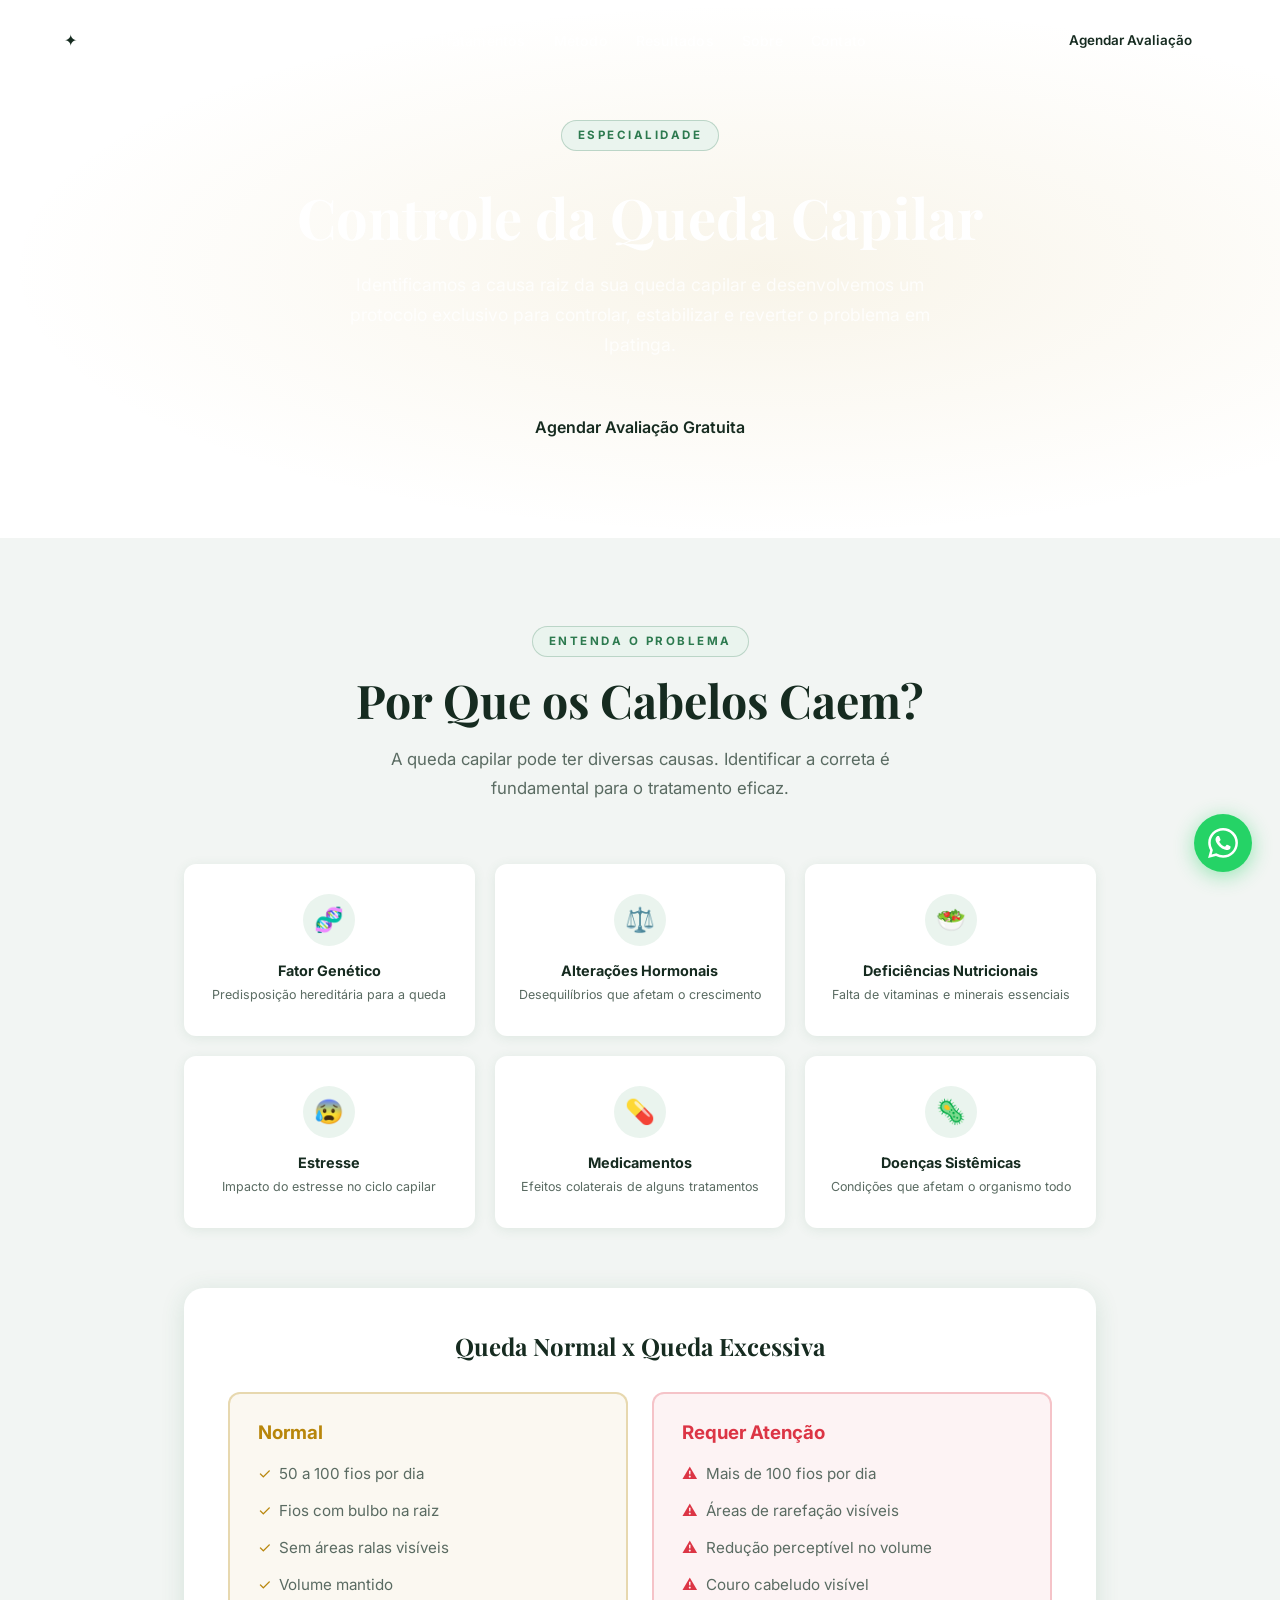
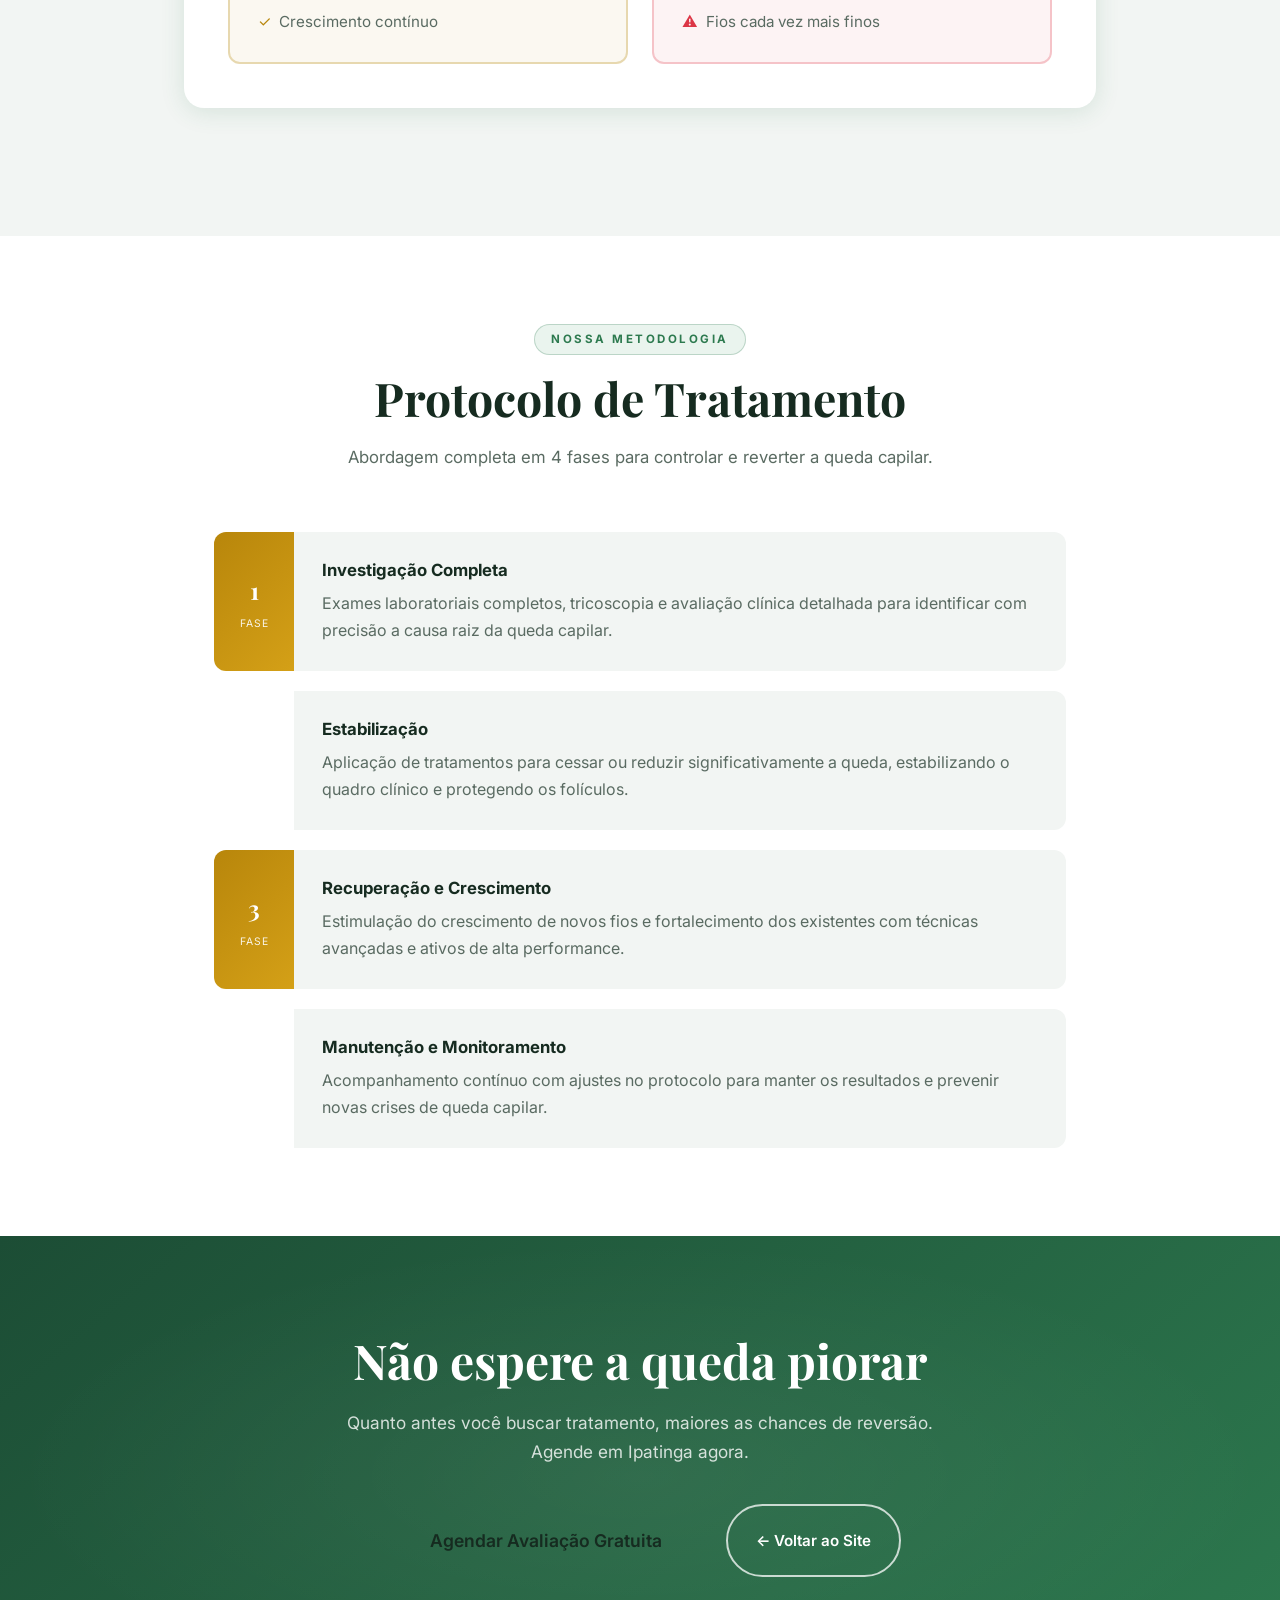
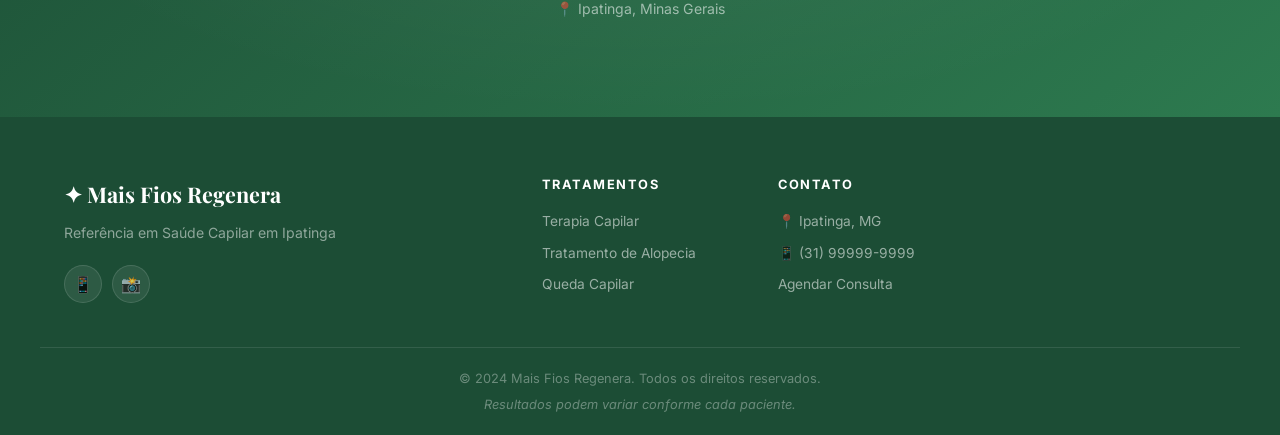
<file: tratamentos/queda-capilar.html>
<!DOCTYPE html>
<html lang="pt-BR">
<head>
  <meta charset="UTF-8">
  <meta name="viewport" content="width=device-width, initial-scale=1.0">
  <title>Tratamento para Queda Capilar em Ipatinga | Mais Fios Regenera</title>
  <meta name="description" content="Tratamento especializado para queda de cabelo em Ipatinga. Controle e reversão da queda capilar com diagnóstico preciso e protocolos exclusivos.">
  <meta name="keywords" content="queda capilar Ipatinga, tratamento queda cabelo Ipatinga, queda de cabelo Ipatinga, controle queda capilar, tricologista Ipatinga">
  <meta property="og:title" content="Controle da Queda Capilar em Ipatinga | Mais Fios Regenera">
  <meta property="og:description" content="Identificamos a causa raiz da sua queda capilar e desenvolvemos um protocolo exclusivo para controlar e reverter o problema.">
  <meta property="og:type" content="website">
  <link rel="preconnect" href="https://fonts.googleapis.com">
  <link rel="preconnect" href="https://fonts.gstatic.com" crossorigin>
  <link href="https://fonts.googleapis.com/css2?family=Playfair+Display:wght@400;500;600;700&family=Inter:wght@300;400;500;600;700&display=swap" rel="stylesheet">
  <link rel="stylesheet" href="../style.css">
</head>
<body>

<!-- NAVBAR -->
<nav class="navbar scrolled" id="navbar">
  <div class="container">
    <a href="../index.html" class="nav-brand" style="color: var(--dark);">
      <span class="nav-logo-icon">✦</span>
      <span class="nav-logo-text">Mais Fios <span class="gold">Regenera</span></span>
    </a>
    <ul class="nav-links" id="navLinks">
      <li><a href="../index.html#tratamentos">Tratamentos</a></li>
      <li><a href="../index.html#metodo">Método</a></li>
      <li><a href="../index.html#resultados">Resultados</a></li>
      <li><a href="../index.html#sobre">Sobre</a></li>
      <li><a href="../index.html#contato">Contato</a></li>
    </ul>
    <a href="https://wa.me/5531999999999?text=Ol%C3%A1!%20Gostaria%20de%20saber%20mais%20sobre%20tratamento%20para%20Queda%20Capilar." class="btn btn-gold nav-cta" target="_blank" rel="noopener">Agendar Avaliação</a>
    <button class="hamburger" id="hamburger" aria-label="Menu">
      <span></span><span></span><span></span>
    </button>
  </div>
</nav>

<!-- HERO -->
<section style="padding: 120px 0 80px; background: linear-gradient(135deg, #0a2a4a 0%, var(--primary) 100%); position: relative; overflow: hidden;">
  <div style="position:absolute;inset:0;background:radial-gradient(ellipse at 60% 50%, rgba(201,168,76,0.12) 0%, transparent 70%);"></div>
  <div class="container" style="text-align: center; position: relative; z-index: 1;">
    <span class="section-label">Especialidade</span>
    <h1 style="color: var(--white); font-size: clamp(2rem, 5vw, 3.5rem); margin: 16px 0 20px;">Controle da Queda Capilar</h1>
    <p style="color: rgba(255,255,255,0.8); font-size: 1.1rem; max-width: 620px; margin: 0 auto 36px; line-height: 1.7;">Identificamos a causa raiz da sua queda capilar e desenvolvemos um protocolo exclusivo para controlar, estabilizar e reverter o problema em Ipatinga.</p>
    <a href="https://wa.me/5531999999999?text=Ol%C3%A1!%20Gostaria%20de%20agendar%20uma%20avalia%C3%A7%C3%A3o%20para%20Queda%20Capilar." class="btn btn-gold btn-large" target="_blank" rel="noopener">Agendar Avaliação Gratuita</a>
  </div>
</section>

<!-- CAUSES -->
<section class="section-padding" style="background: var(--gray-light);">
  <div class="container" style="max-width: 960px;">
    <div class="section-header reveal">
      <span class="section-label">Entenda o Problema</span>
      <h2>Por Que os Cabelos Caem?</h2>
      <p>A queda capilar pode ter diversas causas. Identificar a correta é fundamental para o tratamento eficaz.</p>
    </div>
    <div class="problems-grid reveal" style="display: grid; grid-template-columns: repeat(3, 1fr); gap: 20px; margin-bottom: 60px;">
      <div class="problem-card">
        <span class="problem-icon">🧬</span>
        <h3>Fator Genético</h3>
        <p>Predisposição hereditária para a queda</p>
      </div>
      <div class="problem-card">
        <span class="problem-icon">⚖️</span>
        <h3>Alterações Hormonais</h3>
        <p>Desequilíbrios que afetam o crescimento</p>
      </div>
      <div class="problem-card">
        <span class="problem-icon">🥗</span>
        <h3>Deficiências Nutricionais</h3>
        <p>Falta de vitaminas e minerais essenciais</p>
      </div>
      <div class="problem-card">
        <span class="problem-icon">😰</span>
        <h3>Estresse</h3>
        <p>Impacto do estresse no ciclo capilar</p>
      </div>
      <div class="problem-card">
        <span class="problem-icon">💊</span>
        <h3>Medicamentos</h3>
        <p>Efeitos colaterais de alguns tratamentos</p>
      </div>
      <div class="problem-card">
        <span class="problem-icon">🦠</span>
        <h3>Doenças Sistêmicas</h3>
        <p>Condições que afetam o organismo todo</p>
      </div>
    </div>

    <!-- Normal vs Excessive -->
    <div style="background: var(--white); border-radius: var(--radius-lg); padding: 44px; box-shadow: var(--shadow); margin-bottom: 40px;" class="reveal">
      <h2 style="text-align: center; margin-bottom: 32px; color: var(--dark);">Queda Normal x Queda Excessiva</h2>
      <div style="display: grid; grid-template-columns: 1fr 1fr; gap: 24px;">
        <div style="background: rgba(201,168,76,0.08); border: 2px solid rgba(201,168,76,0.4); border-radius: var(--radius); padding: 28px;">
          <h3 style="color: var(--gold); margin-bottom: 16px; font-family: 'Inter', sans-serif;">Normal</h3>
          <ul style="list-style: none; color: var(--gray); display: flex; flex-direction: column; gap: 12px; font-size: 0.95rem;">
            <li style="display:flex;gap:8px;align-items:center;"><span style="color:var(--gold)">✓</span> 50 a 100 fios por dia</li>
            <li style="display:flex;gap:8px;align-items:center;"><span style="color:var(--gold)">✓</span> Fios com bulbo na raiz</li>
            <li style="display:flex;gap:8px;align-items:center;"><span style="color:var(--gold)">✓</span> Sem áreas ralas visíveis</li>
            <li style="display:flex;gap:8px;align-items:center;"><span style="color:var(--gold)">✓</span> Volume mantido</li>
            <li style="display:flex;gap:8px;align-items:center;"><span style="color:var(--gold)">✓</span> Crescimento contínuo</li>
          </ul>
        </div>
        <div style="background: rgba(220,53,69,0.06); border: 2px solid rgba(220,53,69,0.25); border-radius: var(--radius); padding: 28px;">
          <h3 style="color: #dc3545; margin-bottom: 16px; font-family: 'Inter', sans-serif;">Requer Atenção</h3>
          <ul style="list-style: none; color: var(--gray); display: flex; flex-direction: column; gap: 12px; font-size: 0.95rem;">
            <li style="display:flex;gap:8px;align-items:center;"><span style="color:#dc3545">⚠️</span> Mais de 100 fios por dia</li>
            <li style="display:flex;gap:8px;align-items:center;"><span style="color:#dc3545">⚠️</span> Áreas de rarefação visíveis</li>
            <li style="display:flex;gap:8px;align-items:center;"><span style="color:#dc3545">⚠️</span> Redução perceptível no volume</li>
            <li style="display:flex;gap:8px;align-items:center;"><span style="color:#dc3545">⚠️</span> Couro cabeludo visível</li>
            <li style="display:flex;gap:8px;align-items:center;"><span style="color:#dc3545">⚠️</span> Fios cada vez mais finos</li>
          </ul>
        </div>
      </div>
    </div>
  </div>
</section>

<!-- PROTOCOL -->
<section class="section-padding" style="background: var(--white);">
  <div class="container" style="max-width: 900px;">
    <div class="section-header reveal">
      <span class="section-label">Nossa Metodologia</span>
      <h2>Protocolo de Tratamento</h2>
      <p>Abordagem completa em 4 fases para controlar e reverter a queda capilar.</p>
    </div>
    <div style="display: grid; gap: 20px;">
      <div style="display: flex; gap: 0;" class="reveal">
        <div style="background: linear-gradient(135deg, var(--gold), var(--gold-light)); color: white; padding: 28px 24px; border-radius: var(--radius) 0 0 var(--radius); display: flex; align-items: center; justify-content: center; min-width: 80px; flex-direction: column; text-align: center;">
          <span style="font-size: 1.5rem; font-weight: 700; font-family: 'Playfair Display', serif;">1</span>
          <span style="font-size: 0.65rem; letter-spacing: 1px; text-transform: uppercase; margin-top: 4px; opacity: 0.9;">Fase</span>
        </div>
        <div style="background: var(--gray-light); padding: 28px; border-radius: 0 var(--radius) var(--radius) 0; flex: 1;">
          <h3 style="color: var(--dark); margin-bottom: 10px; font-family: 'Inter', sans-serif; font-size: 1.05rem; font-weight: 700;">Investigação Completa</h3>
          <p style="color: var(--gray);">Exames laboratoriais completos, tricoscopia e avaliação clínica detalhada para identificar com precisão a causa raiz da queda capilar.</p>
        </div>
      </div>
      <div style="display: flex; gap: 0;" class="reveal">
        <div style="background: linear-gradient(135deg, var(--primary), var(--primary-light)); color: white; padding: 28px 24px; border-radius: var(--radius) 0 0 var(--radius); display: flex; align-items: center; justify-content: center; min-width: 80px; flex-direction: column; text-align: center;">
          <span style="font-size: 1.5rem; font-weight: 700; font-family: 'Playfair Display', serif;">2</span>
          <span style="font-size: 0.65rem; letter-spacing: 1px; text-transform: uppercase; margin-top: 4px; opacity: 0.9;">Fase</span>
        </div>
        <div style="background: var(--gray-light); padding: 28px; border-radius: 0 var(--radius) var(--radius) 0; flex: 1;">
          <h3 style="color: var(--dark); margin-bottom: 10px; font-family: 'Inter', sans-serif; font-size: 1.05rem; font-weight: 700;">Estabilização</h3>
          <p style="color: var(--gray);">Aplicação de tratamentos para cessar ou reduzir significativamente a queda, estabilizando o quadro clínico e protegendo os folículos.</p>
        </div>
      </div>
      <div style="display: flex; gap: 0;" class="reveal">
        <div style="background: linear-gradient(135deg, var(--gold), var(--gold-light)); color: white; padding: 28px 24px; border-radius: var(--radius) 0 0 var(--radius); display: flex; align-items: center; justify-content: center; min-width: 80px; flex-direction: column; text-align: center;">
          <span style="font-size: 1.5rem; font-weight: 700; font-family: 'Playfair Display', serif;">3</span>
          <span style="font-size: 0.65rem; letter-spacing: 1px; text-transform: uppercase; margin-top: 4px; opacity: 0.9;">Fase</span>
        </div>
        <div style="background: var(--gray-light); padding: 28px; border-radius: 0 var(--radius) var(--radius) 0; flex: 1;">
          <h3 style="color: var(--dark); margin-bottom: 10px; font-family: 'Inter', sans-serif; font-size: 1.05rem; font-weight: 700;">Recuperação e Crescimento</h3>
          <p style="color: var(--gray);">Estimulação do crescimento de novos fios e fortalecimento dos existentes com técnicas avançadas e ativos de alta performance.</p>
        </div>
      </div>
      <div style="display: flex; gap: 0;" class="reveal">
        <div style="background: linear-gradient(135deg, var(--primary), var(--primary-light)); color: white; padding: 28px 24px; border-radius: var(--radius) 0 0 var(--radius); display: flex; align-items: center; justify-content: center; min-width: 80px; flex-direction: column; text-align: center;">
          <span style="font-size: 1.5rem; font-weight: 700; font-family: 'Playfair Display', serif;">4</span>
          <span style="font-size: 0.65rem; letter-spacing: 1px; text-transform: uppercase; margin-top: 4px; opacity: 0.9;">Fase</span>
        </div>
        <div style="background: var(--gray-light); padding: 28px; border-radius: 0 var(--radius) var(--radius) 0; flex: 1;">
          <h3 style="color: var(--dark); margin-bottom: 10px; font-family: 'Inter', sans-serif; font-size: 1.05rem; font-weight: 700;">Manutenção e Monitoramento</h3>
          <p style="color: var(--gray);">Acompanhamento contínuo com ajustes no protocolo para manter os resultados e prevenir novas crises de queda capilar.</p>
        </div>
      </div>
    </div>
  </div>
</section>

<!-- CTA -->
<section class="cta-section">
  <div class="container cta-content reveal">
    <h2>Não espere a queda piorar</h2>
    <p>Quanto antes você buscar tratamento, maiores as chances de reversão. Agende em Ipatinga agora.</p>
    <div class="cta-buttons">
      <a href="https://wa.me/5531999999999?text=Ol%C3%A1!%20Gostaria%20de%20agendar%20uma%20avalia%C3%A7%C3%A3o%20para%20Queda%20Capilar." class="btn btn-gold btn-xlarge" target="_blank" rel="noopener">Agendar Avaliação Gratuita</a>
      <a href="../index.html" class="btn btn-outline-white">← Voltar ao Site</a>
    </div>
    <div class="cta-location">📍 Ipatinga, Minas Gerais</div>
  </div>
</section>

<!-- FOOTER -->
<footer class="footer">
  <div class="container footer-grid">
    <div class="footer-brand">
      <div class="footer-logo">✦ Mais Fios <span class="gold">Regenera</span></div>
      <p>Referência em Saúde Capilar em Ipatinga</p>
      <div class="footer-social">
        <a href="https://wa.me/5531999999999" target="_blank" rel="noopener" aria-label="WhatsApp">📱</a>
        <a href="#" aria-label="Instagram">📸</a>
      </div>
    </div>
    <div class="footer-col">
      <h4>Tratamentos</h4>
      <ul>
        <li><a href="terapia-capilar.html">Terapia Capilar</a></li>
        <li><a href="alopecia.html">Tratamento de Alopecia</a></li>
        <li><a href="queda-capilar.html">Queda Capilar</a></li>
      </ul>
    </div>
    <div class="footer-col">
      <h4>Contato</h4>
      <ul>
        <li>📍 Ipatinga, MG</li>
        <li><a href="https://wa.me/5531999999999" target="_blank" rel="noopener">📱 (31) 99999-9999</a></li>
        <li><a href="../index.html#contato">Agendar Consulta</a></li>
      </ul>
    </div>
  </div>
  <div class="footer-bottom">
    <div class="container">
      <p>© 2024 Mais Fios Regenera. Todos os direitos reservados.</p>
      <p class="footer-disclaimer">Resultados podem variar conforme cada paciente.</p>
    </div>
  </div>
</footer>

<!-- WhatsApp Float -->
<a href="https://wa.me/5531999999999?text=Ol%C3%A1!%20Gostaria%20de%20agendar%20uma%20avalia%C3%A7%C3%A3o%20capilar." class="whatsapp-float" target="_blank" rel="noopener" aria-label="WhatsApp">
  <svg viewBox="0 0 24 24" fill="currentColor"><path d="M17.472 14.382c-.297-.149-1.758-.867-2.03-.967-.273-.099-.471-.148-.67.15-.197.297-.767.966-.94 1.164-.173.199-.347.223-.644.075-.297-.15-1.255-.463-2.39-1.475-.883-.788-1.48-1.761-1.653-2.059-.173-.297-.018-.458.13-.606.134-.133.298-.347.446-.52.149-.174.198-.298.298-.497.099-.198.05-.371-.025-.52-.075-.149-.669-1.612-.916-2.207-.242-.579-.487-.5-.669-.51-.173-.008-.371-.01-.57-.01-.198 0-.52.074-.792.372-.272.297-1.04 1.016-1.04 2.479 0 1.462 1.065 2.875 1.213 3.074.149.198 2.096 3.2 5.077 4.487.709.306 1.262.489 1.694.625.712.227 1.36.195 1.871.118.571-.085 1.758-.719 2.006-1.413.248-.694.248-1.289.173-1.413-.074-.124-.272-.198-.57-.347m-5.421 7.403h-.004a9.87 9.87 0 01-5.031-1.378l-.361-.214-3.741.982.998-3.648-.235-.374a9.86 9.86 0 01-1.51-5.26c.001-5.45 4.436-9.884 9.888-9.884 2.64 0 5.122 1.03 6.988 2.898a9.825 9.825 0 012.893 6.994c-.003 5.45-4.437 9.884-9.885 9.884m8.413-18.297A11.815 11.815 0 0012.05 0C5.495 0 .16 5.335.157 11.892c0 2.096.547 4.142 1.588 5.945L.057 24l6.305-1.654a11.882 11.882 0 005.683 1.448h.005c6.554 0 11.89-5.335 11.893-11.893a11.821 11.821 0 00-3.48-8.413z"/></svg>
</a>

<script src="../script.js"></script>
</body>
</html>
</file>
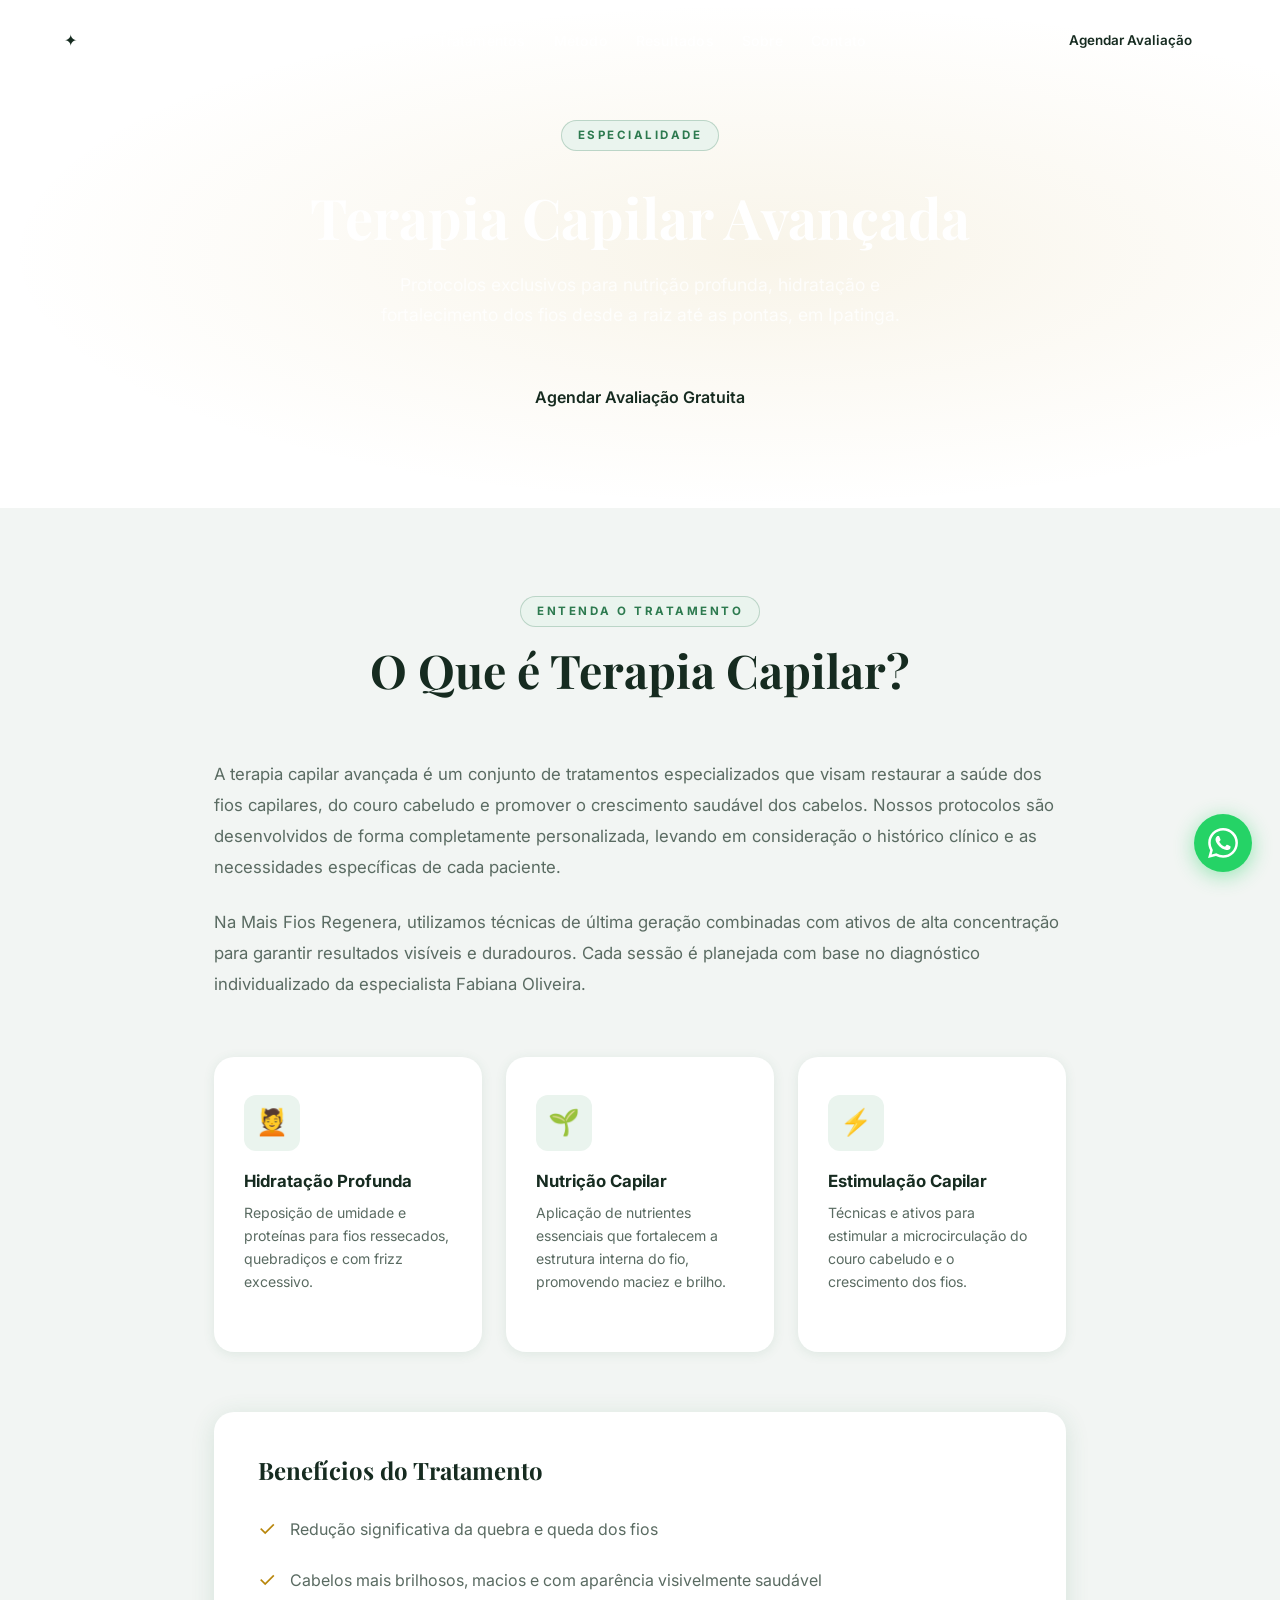
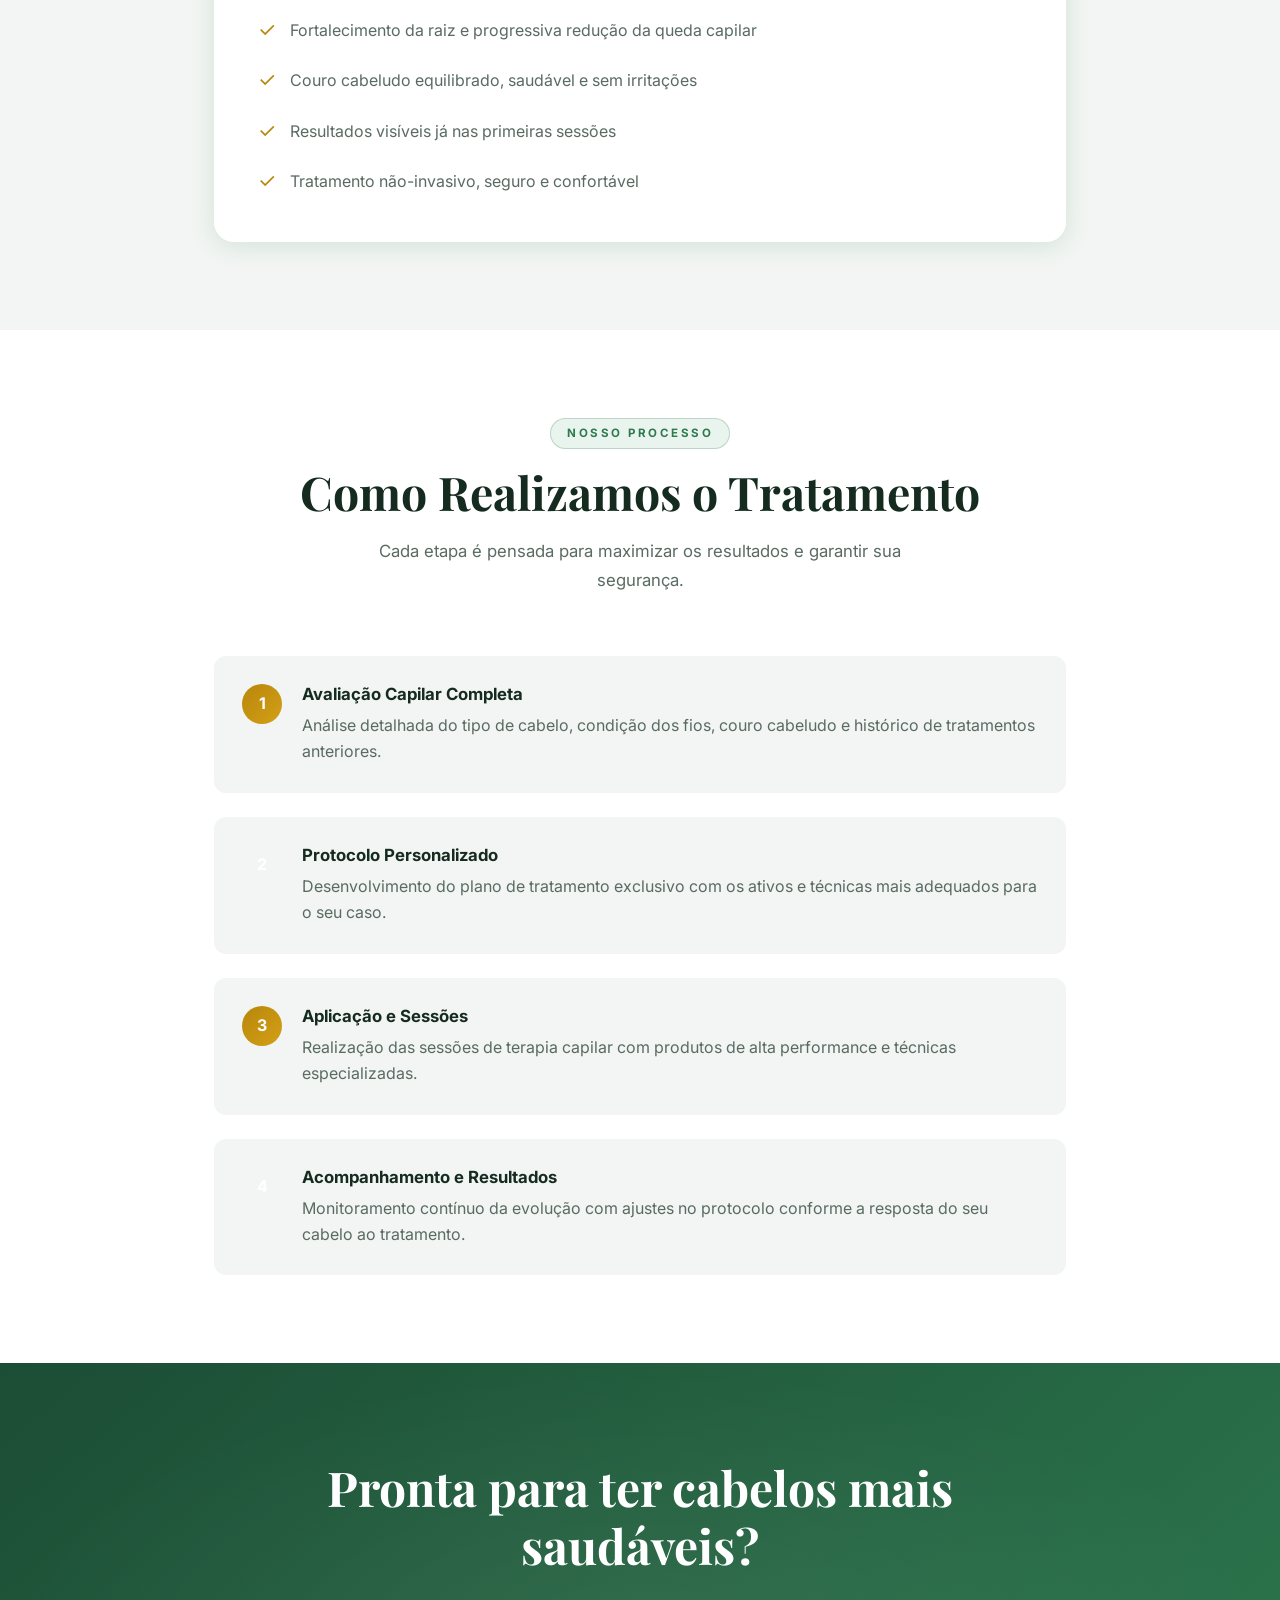
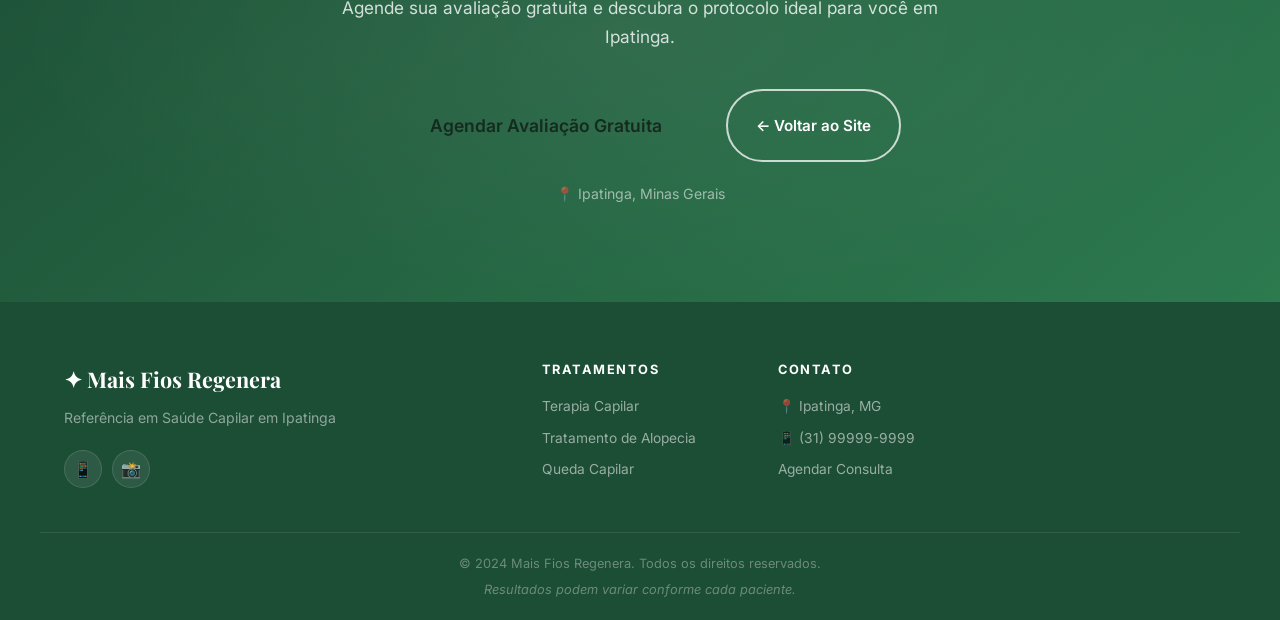
<file: tratamentos/terapia-capilar.html>
<!DOCTYPE html>
<html lang="pt-BR">
<head>
  <meta charset="UTF-8">
  <meta name="viewport" content="width=device-width, initial-scale=1.0">
  <title>Terapia Capilar Avançada em Ipatinga | Mais Fios Regenera</title>
  <meta name="description" content="Terapia capilar avançada em Ipatinga. Protocolos exclusivos para nutrição, hidratação e fortalecimento dos fios. Agende sua avaliação gratuita.">
  <meta name="keywords" content="terapia capilar Ipatinga, tratamento capilar Ipatinga, fortalecimento capilar Ipatinga, saúde capilar Ipatinga">
  <meta property="og:title" content="Terapia Capilar Avançada | Mais Fios Regenera - Ipatinga">
  <meta property="og:description" content="Protocolos exclusivos para nutrição, hidratação e fortalecimento dos fios em Ipatinga.">
  <meta property="og:type" content="website">
  <link rel="preconnect" href="https://fonts.googleapis.com">
  <link rel="preconnect" href="https://fonts.gstatic.com" crossorigin>
  <link href="https://fonts.googleapis.com/css2?family=Playfair+Display:wght@400;500;600;700&family=Inter:wght@300;400;500;600;700&display=swap" rel="stylesheet">
  <link rel="stylesheet" href="../style.css">
</head>
<body>

<!-- NAVBAR (already scrolled state) -->
<nav class="navbar scrolled" id="navbar">
  <div class="container">
    <a href="../index.html" class="nav-brand" style="color: var(--dark);">
      <span class="nav-logo-icon">✦</span>
      <span class="nav-logo-text">Mais Fios <span class="gold">Regenera</span></span>
    </a>
    <ul class="nav-links" id="navLinks">
      <li><a href="../index.html#tratamentos">Tratamentos</a></li>
      <li><a href="../index.html#metodo">Método</a></li>
      <li><a href="../index.html#resultados">Resultados</a></li>
      <li><a href="../index.html#sobre">Sobre</a></li>
      <li><a href="../index.html#contato">Contato</a></li>
    </ul>
    <a href="https://wa.me/5531999999999?text=Ol%C3%A1!%20Gostaria%20de%20saber%20mais%20sobre%20Terapia%20Capilar." class="btn btn-gold nav-cta" target="_blank" rel="noopener">Agendar Avaliação</a>
    <button class="hamburger" id="hamburger" aria-label="Menu">
      <span></span><span></span><span></span>
    </button>
  </div>
</nav>

<!-- HERO -->
<section style="padding: 120px 0 80px; background: linear-gradient(135deg, var(--primary) 0%, var(--dark) 100%); position: relative; overflow: hidden;">
  <div style="position:absolute;inset:0;background:radial-gradient(ellipse at 60% 50%, rgba(201,168,76,0.12) 0%, transparent 70%);"></div>
  <div class="container" style="text-align: center; position: relative; z-index: 1;">
    <span class="section-label">Especialidade</span>
    <h1 style="color: var(--white); font-size: clamp(2rem, 5vw, 3.5rem); margin: 16px 0 20px;">Terapia Capilar Avançada</h1>
    <p style="color: rgba(255,255,255,0.8); font-size: 1.1rem; max-width: 600px; margin: 0 auto 36px; line-height: 1.7;">Protocolos exclusivos para nutrição profunda, hidratação e fortalecimento dos fios desde a raiz até as pontas, em Ipatinga.</p>
    <a href="https://wa.me/5531999999999?text=Ol%C3%A1!%20Gostaria%20de%20agendar%20uma%20avalia%C3%A7%C3%A3o%20de%20Terapia%20Capilar." class="btn btn-gold btn-large" target="_blank" rel="noopener">Agendar Avaliação Gratuita</a>
  </div>
</section>

<!-- WHAT IS IT -->
<section class="section-padding" style="background: var(--gray-light);">
  <div class="container" style="max-width: 900px;">
    <div class="section-header reveal">
      <span class="section-label">Entenda o Tratamento</span>
      <h2>O Que é Terapia Capilar?</h2>
    </div>
    <p style="color: var(--gray); line-height: 1.85; margin-bottom: 24px; font-size: 1.05rem;" class="reveal">
      A terapia capilar avançada é um conjunto de tratamentos especializados que visam restaurar a saúde dos fios capilares, do couro cabeludo e promover o crescimento saudável dos cabelos. Nossos protocolos são desenvolvidos de forma completamente personalizada, levando em consideração o histórico clínico e as necessidades específicas de cada paciente.
    </p>
    <p style="color: var(--gray); line-height: 1.85; margin-bottom: 56px; font-size: 1.05rem;" class="reveal">
      Na Mais Fios Regenera, utilizamos técnicas de última geração combinadas com ativos de alta concentração para garantir resultados visíveis e duradouros. Cada sessão é planejada com base no diagnóstico individualizado da especialista Fabiana Oliveira.
    </p>

    <div style="display: grid; grid-template-columns: repeat(auto-fit, minmax(240px, 1fr)); gap: 24px; margin-bottom: 60px;">
      <div class="treatment-card reveal">
        <span class="treatment-icon">💆</span>
        <h3>Hidratação Profunda</h3>
        <p>Reposição de umidade e proteínas para fios ressecados, quebradiços e com frizz excessivo.</p>
      </div>
      <div class="treatment-card reveal">
        <span class="treatment-icon">🌱</span>
        <h3>Nutrição Capilar</h3>
        <p>Aplicação de nutrientes essenciais que fortalecem a estrutura interna do fio, promovendo maciez e brilho.</p>
      </div>
      <div class="treatment-card reveal">
        <span class="treatment-icon">⚡</span>
        <h3>Estimulação Capilar</h3>
        <p>Técnicas e ativos para estimular a microcirculação do couro cabeludo e o crescimento dos fios.</p>
      </div>
    </div>

    <div style="background: var(--white); border-radius: var(--radius-lg); padding: 44px; box-shadow: var(--shadow);" class="reveal">
      <h2 style="margin-bottom: 28px; color: var(--dark);">Benefícios do Tratamento</h2>
      <ul style="list-style: none; display: grid; gap: 16px;">
        <li style="display: flex; align-items: center; gap: 14px; color: var(--gray);">
          <span style="color: var(--gold); font-size: 1.3rem; flex-shrink: 0;">✓</span>
          Redução significativa da quebra e queda dos fios
        </li>
        <li style="display: flex; align-items: center; gap: 14px; color: var(--gray);">
          <span style="color: var(--gold); font-size: 1.3rem; flex-shrink: 0;">✓</span>
          Cabelos mais brilhosos, macios e com aparência visivelmente saudável
        </li>
        <li style="display: flex; align-items: center; gap: 14px; color: var(--gray);">
          <span style="color: var(--gold); font-size: 1.3rem; flex-shrink: 0;">✓</span>
          Fortalecimento da raiz e progressiva redução da queda capilar
        </li>
        <li style="display: flex; align-items: center; gap: 14px; color: var(--gray);">
          <span style="color: var(--gold); font-size: 1.3rem; flex-shrink: 0;">✓</span>
          Couro cabeludo equilibrado, saudável e sem irritações
        </li>
        <li style="display: flex; align-items: center; gap: 14px; color: var(--gray);">
          <span style="color: var(--gold); font-size: 1.3rem; flex-shrink: 0;">✓</span>
          Resultados visíveis já nas primeiras sessões
        </li>
        <li style="display: flex; align-items: center; gap: 14px; color: var(--gray);">
          <span style="color: var(--gold); font-size: 1.3rem; flex-shrink: 0;">✓</span>
          Tratamento não-invasivo, seguro e confortável
        </li>
      </ul>
    </div>
  </div>
</section>

<!-- HOW WE TREAT -->
<section class="section-padding" style="background: var(--white);">
  <div class="container" style="max-width: 900px;">
    <div class="section-header reveal">
      <span class="section-label">Nosso Processo</span>
      <h2>Como Realizamos o Tratamento</h2>
      <p>Cada etapa é pensada para maximizar os resultados e garantir sua segurança.</p>
    </div>
    <div style="display: flex; flex-direction: column; gap: 24px;">
      <div style="display: flex; gap: 20px; align-items: flex-start; background: var(--gray-light); border-radius: var(--radius); padding: 28px;" class="reveal">
        <span style="background: linear-gradient(135deg, var(--gold), var(--gold-light)); color: white; width: 40px; height: 40px; border-radius: 50%; display: flex; align-items: center; justify-content: center; font-weight: 700; font-size: 1rem; flex-shrink: 0;">1</span>
        <div>
          <h3 style="color: var(--dark); margin-bottom: 8px; font-family: 'Inter', sans-serif; font-size: 1.05rem;">Avaliação Capilar Completa</h3>
          <p style="color: var(--gray);">Análise detalhada do tipo de cabelo, condição dos fios, couro cabeludo e histórico de tratamentos anteriores.</p>
        </div>
      </div>
      <div style="display: flex; gap: 20px; align-items: flex-start; background: var(--gray-light); border-radius: var(--radius); padding: 28px;" class="reveal">
        <span style="background: linear-gradient(135deg, var(--primary), var(--primary-light)); color: white; width: 40px; height: 40px; border-radius: 50%; display: flex; align-items: center; justify-content: center; font-weight: 700; font-size: 1rem; flex-shrink: 0;">2</span>
        <div>
          <h3 style="color: var(--dark); margin-bottom: 8px; font-family: 'Inter', sans-serif; font-size: 1.05rem;">Protocolo Personalizado</h3>
          <p style="color: var(--gray);">Desenvolvimento do plano de tratamento exclusivo com os ativos e técnicas mais adequados para o seu caso.</p>
        </div>
      </div>
      <div style="display: flex; gap: 20px; align-items: flex-start; background: var(--gray-light); border-radius: var(--radius); padding: 28px;" class="reveal">
        <span style="background: linear-gradient(135deg, var(--gold), var(--gold-light)); color: white; width: 40px; height: 40px; border-radius: 50%; display: flex; align-items: center; justify-content: center; font-weight: 700; font-size: 1rem; flex-shrink: 0;">3</span>
        <div>
          <h3 style="color: var(--dark); margin-bottom: 8px; font-family: 'Inter', sans-serif; font-size: 1.05rem;">Aplicação e Sessões</h3>
          <p style="color: var(--gray);">Realização das sessões de terapia capilar com produtos de alta performance e técnicas especializadas.</p>
        </div>
      </div>
      <div style="display: flex; gap: 20px; align-items: flex-start; background: var(--gray-light); border-radius: var(--radius); padding: 28px;" class="reveal">
        <span style="background: linear-gradient(135deg, var(--primary), var(--primary-light)); color: white; width: 40px; height: 40px; border-radius: 50%; display: flex; align-items: center; justify-content: center; font-weight: 700; font-size: 1rem; flex-shrink: 0;">4</span>
        <div>
          <h3 style="color: var(--dark); margin-bottom: 8px; font-family: 'Inter', sans-serif; font-size: 1.05rem;">Acompanhamento e Resultados</h3>
          <p style="color: var(--gray);">Monitoramento contínuo da evolução com ajustes no protocolo conforme a resposta do seu cabelo ao tratamento.</p>
        </div>
      </div>
    </div>
  </div>
</section>

<!-- CTA -->
<section class="cta-section">
  <div class="container cta-content reveal">
    <h2>Pronta para ter cabelos mais saudáveis?</h2>
    <p>Agende sua avaliação gratuita e descubra o protocolo ideal para você em Ipatinga.</p>
    <div class="cta-buttons">
      <a href="https://wa.me/5531999999999?text=Ol%C3%A1!%20Gostaria%20de%20agendar%20uma%20avalia%C3%A7%C3%A3o%20de%20Terapia%20Capilar." class="btn btn-gold btn-xlarge" target="_blank" rel="noopener">Agendar Avaliação Gratuita</a>
      <a href="../index.html" class="btn btn-outline-white">← Voltar ao Site</a>
    </div>
    <div class="cta-location">📍 Ipatinga, Minas Gerais</div>
  </div>
</section>

<!-- FOOTER -->
<footer class="footer">
  <div class="container footer-grid">
    <div class="footer-brand">
      <div class="footer-logo">✦ Mais Fios <span class="gold">Regenera</span></div>
      <p>Referência em Saúde Capilar em Ipatinga</p>
      <div class="footer-social">
        <a href="https://wa.me/5531999999999" target="_blank" rel="noopener" aria-label="WhatsApp">📱</a>
        <a href="#" aria-label="Instagram">📸</a>
      </div>
    </div>
    <div class="footer-col">
      <h4>Tratamentos</h4>
      <ul>
        <li><a href="terapia-capilar.html">Terapia Capilar</a></li>
        <li><a href="alopecia.html">Tratamento de Alopecia</a></li>
        <li><a href="queda-capilar.html">Queda Capilar</a></li>
      </ul>
    </div>
    <div class="footer-col">
      <h4>Contato</h4>
      <ul>
        <li>📍 Ipatinga, MG</li>
        <li><a href="https://wa.me/5531999999999" target="_blank" rel="noopener">📱 (31) 99999-9999</a></li>
        <li><a href="../index.html#contato">Agendar Consulta</a></li>
      </ul>
    </div>
  </div>
  <div class="footer-bottom">
    <div class="container">
      <p>© 2024 Mais Fios Regenera. Todos os direitos reservados.</p>
      <p class="footer-disclaimer">Resultados podem variar conforme cada paciente.</p>
    </div>
  </div>
</footer>

<!-- WhatsApp Float -->
<a href="https://wa.me/5531999999999?text=Ol%C3%A1!%20Gostaria%20de%20agendar%20uma%20avalia%C3%A7%C3%A3o%20capilar." class="whatsapp-float" target="_blank" rel="noopener" aria-label="WhatsApp">
  <svg viewBox="0 0 24 24" fill="currentColor"><path d="M17.472 14.382c-.297-.149-1.758-.867-2.03-.967-.273-.099-.471-.148-.67.15-.197.297-.767.966-.94 1.164-.173.199-.347.223-.644.075-.297-.15-1.255-.463-2.39-1.475-.883-.788-1.48-1.761-1.653-2.059-.173-.297-.018-.458.13-.606.134-.133.298-.347.446-.52.149-.174.198-.298.298-.497.099-.198.05-.371-.025-.52-.075-.149-.669-1.612-.916-2.207-.242-.579-.487-.5-.669-.51-.173-.008-.371-.01-.57-.01-.198 0-.52.074-.792.372-.272.297-1.04 1.016-1.04 2.479 0 1.462 1.065 2.875 1.213 3.074.149.198 2.096 3.2 5.077 4.487.709.306 1.262.489 1.694.625.712.227 1.36.195 1.871.118.571-.085 1.758-.719 2.006-1.413.248-.694.248-1.289.173-1.413-.074-.124-.272-.198-.57-.347m-5.421 7.403h-.004a9.87 9.87 0 01-5.031-1.378l-.361-.214-3.741.982.998-3.648-.235-.374a9.86 9.86 0 01-1.51-5.26c.001-5.45 4.436-9.884 9.888-9.884 2.64 0 5.122 1.03 6.988 2.898a9.825 9.825 0 012.893 6.994c-.003 5.45-4.437 9.884-9.885 9.884m8.413-18.297A11.815 11.815 0 0012.05 0C5.495 0 .16 5.335.157 11.892c0 2.096.547 4.142 1.588 5.945L.057 24l6.305-1.654a11.882 11.882 0 005.683 1.448h.005c6.554 0 11.89-5.335 11.893-11.893a11.821 11.821 0 00-3.48-8.413z"/></svg>
</a>

<script src="../script.js"></script>
</body>
</html>
</file>
<file: style.css>
/* ===========================
   MAIS FIOS REGENERA - CSS
   Paleta: Verde + Branco
   =========================== */

/* ===== CSS VARIABLES ===== */
:root {
  --green-dark:   #1C4D35;
  --green:        #2D7A4F;
  --green-mid:    #3A9165;
  --green-light:  #EAF4EE;
  --green-pale:   #F4FAF6;
  --gold:         #B8860B;
  --gold-light:   #D4A017;
  --white:        #FFFFFF;
  --off-white:    #FAFBFA;
  --gray-light:   #F2F5F3;
  --gray:         #5A6B62;
  --gray-dark:    #3A4840;
  --dark:         #162B20;

  --shadow-sm:  0 2px 12px rgba(45,122,79,.10);
  --shadow:     0 4px 24px rgba(45,122,79,.14);
  --shadow-lg:  0 8px 48px rgba(45,122,79,.20);
  --radius:     12px;
  --radius-lg:  20px;
  --transition: all 0.3s ease;
}

/* ===== RESET & BASE ===== */
*, *::before, *::after { box-sizing: border-box; margin: 0; padding: 0; }

html { scroll-behavior: smooth; }

body {
  font-family: 'Inter', sans-serif;
  color: var(--dark);
  background: var(--white);
  line-height: 1.65;
  overflow-x: hidden;
}

h1, h2, h3, h4 {
  font-family: 'Playfair Display', serif;
  line-height: 1.2;
}

a { text-decoration: none; color: inherit; }
ul { list-style: none; }
img { max-width: 100%; height: auto; display: block; }

/* ===== UTILITIES ===== */
.container {
  max-width: 1200px;
  margin: 0 auto;
  padding: 0 24px;
}

.section-padding { padding: 88px 0; }

.section-label {
  display: inline-block;
  background: var(--green-light);
  color: var(--green);
  font-size: 0.72rem;
  font-weight: 700;
  letter-spacing: 2.5px;
  text-transform: uppercase;
  padding: 5px 16px;
  border-radius: 50px;
  margin-bottom: 16px;
  border: 1px solid rgba(45,122,79,.25);
}

.section-header {
  text-align: center;
  margin-bottom: 60px;
}

.section-header h2 {
  font-size: clamp(1.9rem, 4vw, 2.9rem);
  color: var(--dark);
  margin-bottom: 16px;
}

.section-header p {
  font-size: 1.05rem;
  color: var(--gray);
  max-width: 600px;
  margin: 0 auto;
  line-height: 1.75;
}

/* ===== BUTTONS ===== */
.btn {
  display: inline-flex;
  align-items: center;
  justify-content: center;
  gap: 8px;
  padding: 14px 28px;
  border-radius: 50px;
  font-family: 'Inter', sans-serif;
  font-size: 0.95rem;
  font-weight: 600;
  cursor: pointer;
  transition: var(--transition);
  border: 2px solid transparent;
  white-space: nowrap;
}

.btn-primary {
  background: var(--green);
  color: var(--white);
  border-color: var(--green);
  box-shadow: 0 4px 16px rgba(45,122,79,.35);
}
.btn-primary:hover {
  background: var(--green-dark);
  border-color: var(--green-dark);
  transform: translateY(-2px);
  box-shadow: 0 8px 28px rgba(45,122,79,.45);
}

.btn-outline-white {
  background: transparent;
  border-color: rgba(255,255,255,.75);
  color: var(--white);
}
.btn-outline-white:hover {
  background: var(--white);
  border-color: var(--white);
  color: var(--green-dark);
}

.btn-outline-green {
  background: transparent;
  border-color: var(--green);
  color: var(--green);
}
.btn-outline-green:hover {
  background: var(--green);
  color: var(--white);
  transform: translateY(-2px);
}

.btn-large  { padding: 16px 36px; font-size: 1rem; }
.btn-xlarge { padding: 20px 48px; font-size: 1.1rem; }

.btn-wa {
  background: #25D366;
  color: var(--white);
  border-color: #25D366;
}
.btn-wa:hover {
  background: #128C7E;
  border-color: #128C7E;
  transform: translateY(-2px);
}

/* ===== NAVBAR ===== */
.navbar {
  position: fixed;
  top: 0; left: 0; right: 0;
  z-index: 1000;
  padding: 18px 0;
  transition: var(--transition);
}

.navbar .container {
  display: flex;
  align-items: center;
  justify-content: space-between;
  gap: 20px;
}

.nav-brand {
  display: flex;
  align-items: center;
  gap: 10px;
  cursor: default;
}

.nav-logo-img {
  height: 44px;
  width: auto;
  object-fit: contain;
}

/* Fallback text logo when image not set */
.nav-logo-text {
  font-family: 'Playfair Display', serif;
  font-size: 1.25rem;
  font-weight: 700;
  color: var(--white);
  letter-spacing: -0.3px;
}

.nav-logo-text em {
  font-style: normal;
  color: rgba(255,255,255,.7);
  font-size: 0.9em;
  font-weight: 400;
}

.nav-links {
  display: flex;
  gap: 28px;
  align-items: center;
}

.nav-links a {
  color: rgba(255,255,255,.88);
  font-size: 0.88rem;
  font-weight: 500;
  transition: var(--transition);
  position: relative;
  letter-spacing: 0.2px;
}

.nav-links a::after {
  content: '';
  position: absolute;
  bottom: -4px; left: 0; right: 0;
  height: 2px;
  background: var(--white);
  transform: scaleX(0);
  transition: var(--transition);
}

.nav-links a:hover { color: var(--white); }
.nav-links a:hover::after { transform: scaleX(1); }

.nav-cta { padding: 9px 22px; font-size: 0.84rem; }

.hamburger {
  display: none;
  flex-direction: column;
  gap: 5px;
  background: none;
  border: none;
  cursor: pointer;
  padding: 4px;
  z-index: 1001;
}

.hamburger span {
  display: block;
  width: 24px; height: 2px;
  background: var(--white);
  transition: var(--transition);
  border-radius: 2px;
}

/* Scrolled state */
.navbar.scrolled {
  background: rgba(255,255,255,.97);
  backdrop-filter: blur(20px);
  -webkit-backdrop-filter: blur(20px);
  padding: 10px 0;
  box-shadow: 0 2px 24px rgba(0,0,0,.10);
}

.navbar.scrolled .nav-logo-text { color: var(--green-dark); }
.navbar.scrolled .nav-logo-text em { color: var(--gray); }
.navbar.scrolled .nav-links a { color: var(--gray-dark); }
.navbar.scrolled .nav-links a::after { background: var(--green); }
.navbar.scrolled .nav-links a:hover { color: var(--green); }
.navbar.scrolled .hamburger span { background: var(--dark); }

/* ===== HERO ===== */
.hero {
  min-height: 100vh;
  background: linear-gradient(140deg, var(--green-dark) 0%, var(--green) 55%, #1E6040 100%);
  position: relative;
  display: flex;
  align-items: center;
  padding: 100px 0 60px;
  overflow: hidden;
}

/* Subtle leaf texture overlay */
.hero::before {
  content: '';
  position: absolute;
  inset: 0;
  background-image: url("data:image/svg+xml,%3Csvg width='80' height='80' viewBox='0 0 80 80' xmlns='http://www.w3.org/2000/svg'%3E%3Cg fill='%23ffffff' fill-opacity='0.03' fill-rule='evenodd'%3E%3Ccircle cx='40' cy='40' r='30'/%3E%3C/g%3E%3C/svg%3E");
  pointer-events: none;
}

.hero-overlay {
  position: absolute;
  inset: 0;
  background: radial-gradient(ellipse at 75% 40%, rgba(255,255,255,.06) 0%, transparent 65%);
  pointer-events: none;
}

.hero-content {
  display: grid;
  grid-template-columns: 1fr 420px;
  gap: 64px;
  align-items: center;
  position: relative;
  z-index: 1;
}

.hero-badge {
  display: inline-flex;
  align-items: center;
  gap: 8px;
  background: rgba(255,255,255,.12);
  border: 1px solid rgba(255,255,255,.3);
  color: rgba(255,255,255,.95);
  padding: 7px 18px;
  border-radius: 50px;
  font-size: 0.8rem;
  font-weight: 600;
  letter-spacing: 1px;
  margin-bottom: 22px;
  backdrop-filter: blur(6px);
}

.hero-text h1 {
  font-size: clamp(2rem, 3.6vw, 3.1rem);
  color: var(--white);
  margin-bottom: 22px;
  line-height: 1.15;
}

.hero-subtitle {
  font-size: 1.08rem;
  color: rgba(255,255,255,.82);
  margin-bottom: 38px;
  line-height: 1.75;
  max-width: 520px;
}

.hero-ctas {
  display: flex;
  gap: 14px;
  flex-wrap: wrap;
  margin-bottom: 44px;
}

.hero-trust {
  display: flex;
  gap: 20px;
  flex-wrap: wrap;
}

.trust-badge {
  display: flex;
  align-items: center;
  gap: 7px;
  color: rgba(255,255,255,.85);
  font-size: 0.82rem;
  font-weight: 500;
}

.trust-badge svg {
  width: 16px; height: 16px;
  fill: rgba(255,255,255,.7);
  flex-shrink: 0;
}

/* Hero image column */
.hero-image-col {
  display: flex;
  flex-direction: column;
  align-items: center;
  gap: 16px;
}

.hero-photo-wrap {
  position: relative;
  width: 100%;
}

/* Actual photo — replace src when ready */
.hero-photo {
  width: 100%;
  height: 460px;
  object-fit: cover;
  border-radius: var(--radius-lg);
  display: block;
  border: 3px solid rgba(255,255,255,.18);
  box-shadow: var(--shadow-lg);
}

/* Shown only while photo is missing (CSS placeholder) */
.hero-photo-placeholder {
  width: 100%;
  height: 460px;
  border-radius: var(--radius-lg);
  background: linear-gradient(160deg, rgba(255,255,255,.10) 0%, rgba(255,255,255,.04) 100%);
  border: 2px dashed rgba(255,255,255,.3);
  display: flex;
  flex-direction: column;
  align-items: center;
  justify-content: center;
  gap: 12px;
  color: rgba(255,255,255,.55);
  font-size: 0.82rem;
  text-align: center;
  padding: 24px;
}

.hero-photo-placeholder svg {
  width: 56px; height: 56px;
  fill: rgba(255,255,255,.3);
}

.hero-name-badge {
  background: var(--white);
  color: var(--green-dark);
  padding: 12px 28px;
  border-radius: 50px;
  font-size: 0.85rem;
  font-weight: 700;
  box-shadow: var(--shadow);
  text-align: center;
  white-space: nowrap;
}

.hero-name-badge small {
  display: block;
  font-weight: 400;
  color: var(--gray);
  font-size: 0.78rem;
}

/* ===== COUNTERS ===== */
.counters-section {
  background: var(--green-dark);
  padding: 56px 0;
}

.counters-grid {
  display: grid;
  grid-template-columns: repeat(4, 1fr);
  gap: 32px;
  text-align: center;
}

.counter-item { color: var(--white); }

.counter-item > div {
  display: flex;
  align-items: baseline;
  justify-content: center;
  gap: 2px;
}

.counter {
  font-family: 'Playfair Display', serif;
  font-size: 2.8rem;
  font-weight: 700;
  color: #7EEAB4;
  line-height: 1;
}

.counter-plus {
  font-family: 'Playfair Display', serif;
  font-size: 1.8rem;
  color: #7EEAB4;
  line-height: 1;
}

.counter-item p {
  color: rgba(255,255,255,.60);
  font-size: 0.9rem;
  margin-top: 8px;
}

/* ===== PROBLEMS ===== */
.problems-section { background: var(--green-pale); }

.problems-grid {
  display: grid;
  grid-template-columns: repeat(4, 1fr);
  gap: 20px;
}

.problem-card {
  background: var(--white);
  border-radius: var(--radius);
  padding: 28px 20px;
  text-align: center;
  transition: var(--transition);
  border: 2px solid transparent;
  cursor: default;
  box-shadow: var(--shadow-sm);
}

.problem-card:hover {
  transform: translateY(-7px);
  border-color: var(--green);
  box-shadow: var(--shadow);
}

.problem-icon {
  width: 52px; height: 52px;
  background: var(--green-light);
  border-radius: 50%;
  display: flex;
  align-items: center;
  justify-content: center;
  margin: 0 auto 16px;
  font-size: 1.5rem;
  transition: var(--transition);
}

.problem-card:hover .problem-icon {
  background: var(--green);
}

.problem-card h3 {
  font-size: 0.9rem;
  color: var(--dark);
  margin-bottom: 6px;
  font-family: 'Inter', sans-serif;
  font-weight: 700;
}

.problem-card p {
  font-size: 0.78rem;
  color: var(--gray);
}

/* ===== METHOD ===== */
.method-section {
  background: linear-gradient(140deg, var(--green-dark) 0%, var(--green) 100%);
}

.method-section .section-header h2 { color: var(--white); }
.method-section .section-header p  { color: rgba(255,255,255,.70); }

.timeline {
  display: flex;
  align-items: flex-start;
  justify-content: center;
  gap: 0;
  flex-wrap: nowrap;
  padding: 16px 0;
}

.timeline-item {
  display: flex;
  flex-direction: column;
  align-items: center;
  text-align: center;
  flex: 1;
  max-width: 200px;
  min-width: 140px;
}

.timeline-number {
  width: 54px; height: 54px;
  border-radius: 50%;
  background: var(--white);
  color: var(--green-dark);
  font-family: 'Playfair Display', serif;
  font-size: 1.3rem;
  font-weight: 700;
  display: flex;
  align-items: center;
  justify-content: center;
  margin-bottom: 16px;
  box-shadow: 0 4px 16px rgba(0,0,0,.15);
  flex-shrink: 0;
  position: relative;
  z-index: 1;
}

.timeline-content { padding: 0 10px; }

.timeline-icon {
  font-size: 1.6rem;
  display: block;
  margin-bottom: 8px;
}

.timeline-content h3 {
  color: var(--white);
  font-size: 1rem;
  margin-bottom: 7px;
}

.timeline-content p {
  color: rgba(255,255,255,.70);
  font-size: 0.80rem;
  line-height: 1.55;
}

.timeline-connector {
  height: 2px;
  flex: 0 0 28px;
  background: rgba(255,255,255,.35);
  position: relative;
  top: 26px;
}

/* ===== SPECIALIST ===== */
.specialist-section { background: var(--white); }

.specialist-grid {
  display: grid;
  grid-template-columns: 1fr 1fr;
  gap: 80px;
  align-items: center;
}

/* Specialist photo */
.specialist-photo-wrap {
  position: relative;
}

.specialist-photo {
  width: 100%;
  height: 520px;
  object-fit: cover;
  object-position: top center;
  border-radius: var(--radius-lg);
  display: block;
  box-shadow: var(--shadow-lg);
}

.specialist-photo-placeholder {
  width: 100%;
  height: 520px;
  border-radius: var(--radius-lg);
  background: linear-gradient(160deg, var(--green-light) 0%, rgba(45,122,79,.12) 100%);
  border: 2px dashed rgba(45,122,79,.3);
  display: flex;
  flex-direction: column;
  align-items: center;
  justify-content: center;
  gap: 14px;
  color: var(--green);
  font-size: 0.82rem;
  text-align: center;
  padding: 24px;
}

.specialist-photo-placeholder svg {
  width: 64px; height: 64px;
  fill: var(--green);
  opacity: .35;
}

.specialist-photo-accent {
  position: absolute;
  bottom: -20px; right: -20px;
  width: 160px; height: 160px;
  background: var(--green-light);
  border-radius: var(--radius-lg);
  z-index: -1;
}

.specialist-text .section-label { margin-bottom: 12px; }

.specialist-text h2 {
  font-size: 2.4rem;
  color: var(--dark);
  margin-bottom: 6px;
}

.specialist-title {
  font-size: 0.95rem;
  color: var(--green);
  font-weight: 600;
  margin-bottom: 20px;
  font-family: 'Inter', sans-serif;
}

.specialist-bio {
  color: var(--gray);
  line-height: 1.85;
  margin-bottom: 24px;
  font-size: 0.97rem;
}

.credentials {
  display: flex;
  flex-wrap: wrap;
  gap: 8px;
  margin-bottom: 32px;
}

.credential-badge {
  background: var(--green-light);
  border: 1px solid rgba(45,122,79,.2);
  color: var(--green-dark);
  padding: 5px 13px;
  border-radius: 50px;
  font-size: 0.78rem;
  font-weight: 600;
  display: flex;
  align-items: center;
  gap: 5px;
}

/* ===== TREATMENTS ===== */
.treatments-section { background: var(--green-pale); }

.treatments-grid {
  display: grid;
  grid-template-columns: repeat(3, 1fr);
  gap: 24px;
}

.treatment-card {
  background: var(--white);
  border-radius: var(--radius-lg);
  padding: 36px 28px;
  transition: var(--transition);
  border: 2px solid transparent;
  position: relative;
  overflow: hidden;
  box-shadow: var(--shadow-sm);
}

.treatment-card::after {
  content: '';
  position: absolute;
  top: 0; left: 0; right: 0;
  height: 3px;
  background: linear-gradient(90deg, var(--green), var(--green-mid));
  transform: scaleX(0);
  transition: var(--transition);
  transform-origin: left;
}

.treatment-card:hover {
  transform: translateY(-8px);
  border-color: rgba(45,122,79,.15);
  box-shadow: var(--shadow-lg);
}

.treatment-card:hover::after { transform: scaleX(1); }

.treatment-icon {
  width: 56px; height: 56px;
  border-radius: var(--radius);
  background: var(--green-light);
  display: flex;
  align-items: center;
  justify-content: center;
  font-size: 1.6rem;
  margin-bottom: 20px;
  transition: var(--transition);
}

.treatment-card:hover .treatment-icon { background: var(--green); }

.treatment-card h3 {
  font-size: 1.05rem;
  color: var(--dark);
  margin-bottom: 10px;
  font-family: 'Inter', sans-serif;
  font-weight: 700;
}

.treatment-card p {
  color: var(--gray);
  font-size: 0.88rem;
  line-height: 1.65;
  margin-bottom: 20px;
}

.treatment-link {
  color: var(--green);
  font-weight: 600;
  font-size: 0.88rem;
  transition: var(--transition);
  display: inline-flex;
  align-items: center;
  gap: 4px;
}

.treatment-link:hover { color: var(--green-dark); gap: 8px; }

/* ===== RESULTS / BEFORE-AFTER ===== */
.results-section { background: var(--white); }

.disclaimer {
  font-size: 0.84rem !important;
  font-style: italic;
  color: var(--gray) !important;
}

.before-after-grid {
  display: grid;
  grid-template-columns: repeat(2, 1fr);
  gap: 28px;
}

.before-after-card {
  border-radius: var(--radius-lg);
  overflow: hidden;
  background: var(--green-pale);
  border: 1px solid rgba(45,122,79,.12);
  transition: var(--transition);
  box-shadow: var(--shadow-sm);
}

.before-after-card:hover {
  transform: translateY(-6px);
  box-shadow: var(--shadow-lg);
  border-color: rgba(45,122,79,.3);
}

/* Real photos container — place actual imgs inside .ba-before and .ba-after */
.ba-images {
  display: flex;
  height: 260px;
  position: relative;
}

.ba-before,
.ba-after {
  flex: 1;
  position: relative;
  overflow: hidden;
}

.ba-before img,
.ba-after img {
  width: 100%;
  height: 100%;
  object-fit: cover;
}

/* Divider line */
.ba-images::after {
  content: '';
  position: absolute;
  left: 50%; top: 0; bottom: 0;
  width: 3px;
  background: var(--white);
  transform: translateX(-50%);
  z-index: 2;
}

/* Label tags */
.ba-before::before,
.ba-after::before {
  position: absolute;
  bottom: 10px;
  z-index: 3;
  font-size: 0.70rem;
  font-weight: 700;
  letter-spacing: 1px;
  text-transform: uppercase;
  padding: 4px 12px;
  border-radius: 50px;
  color: var(--white);
}

.ba-before::before {
  content: 'Antes';
  left: 10px;
  background: rgba(0,0,0,.55);
}

.ba-after::before {
  content: 'Depois';
  right: 10px;
  background: rgba(45,122,79,.85);
}

/* Placeholder when no real photo */
.ba-before .ba-placeholder,
.ba-after .ba-placeholder {
  width: 100%;
  height: 100%;
  display: flex;
  flex-direction: column;
  align-items: center;
  justify-content: center;
  gap: 10px;
  font-size: 0.74rem;
  color: var(--gray);
  text-align: center;
  padding: 16px;
  background: linear-gradient(135deg, #d8e8dc 0%, #c4dbc8 100%);
}

.ba-before .ba-placeholder { background: linear-gradient(135deg, #c8c8c8 0%, #a8a8a8 100%); }

.ba-placeholder svg {
  width: 36px; height: 36px;
  fill: rgba(255,255,255,.5);
}

.ba-label {
  color: var(--gray-dark);
  font-size: 0.85rem;
  padding: 16px 20px;
  text-align: center;
  line-height: 1.45;
  font-weight: 500;
}

/* ===== VIDEO SECTION ===== */
.videos-section { background: var(--green-pale); }

.videos-grid {
  display: grid;
  grid-template-columns: repeat(3, 1fr);
  gap: 24px;
}

.video-card {
  border-radius: var(--radius-lg);
  overflow: hidden;
  background: var(--white);
  box-shadow: var(--shadow-sm);
  border: 1px solid rgba(45,122,79,.12);
  transition: var(--transition);
}

.video-card:hover {
  transform: translateY(-6px);
  box-shadow: var(--shadow-lg);
}

/* YouTube embed — swap iframe src with real video ID */
.video-embed {
  position: relative;
  padding-bottom: 56.25%; /* 16:9 */
  height: 0;
  overflow: hidden;
  background: #000;
}

.video-embed iframe {
  position: absolute;
  top: 0; left: 0;
  width: 100%; height: 100%;
  border: 0;
}

/* Placeholder when no video yet */
.video-placeholder {
  aspect-ratio: 16/9;
  background: linear-gradient(135deg, var(--green-dark) 0%, var(--green) 100%);
  display: flex;
  flex-direction: column;
  align-items: center;
  justify-content: center;
  gap: 14px;
  color: rgba(255,255,255,.8);
  font-size: 0.82rem;
  text-align: center;
  padding: 24px;
  cursor: pointer;
  transition: var(--transition);
}

.video-placeholder:hover { opacity: .9; }

.video-play-btn {
  width: 56px; height: 56px;
  background: rgba(255,255,255,.2);
  border-radius: 50%;
  display: flex;
  align-items: center;
  justify-content: center;
  border: 2px solid rgba(255,255,255,.5);
  transition: var(--transition);
}

.video-play-btn svg {
  width: 20px; height: 20px;
  fill: var(--white);
  margin-left: 3px;
}

.video-placeholder:hover .video-play-btn {
  background: rgba(255,255,255,.35);
}

.video-caption {
  padding: 16px 20px;
  font-size: 0.88rem;
  color: var(--gray-dark);
  font-weight: 500;
  line-height: 1.4;
}

/* ===== TESTIMONIALS ===== */
.testimonials-section { background: var(--white); }

.carousel-wrapper {
  position: relative;
  max-width: 740px;
  margin: 0 auto;
}

.carousel {
  position: relative;
  min-height: 280px;
}

.testimonial-card {
  position: absolute;
  top: 0; left: 0; right: 0;
  background: var(--white);
  border-radius: var(--radius-lg);
  padding: 44px 48px;
  box-shadow: var(--shadow);
  border: 1px solid rgba(45,122,79,.10);
  opacity: 0;
  transform: translateX(24px);
  transition: opacity .5s ease, transform .5s ease;
  pointer-events: none;
}

.testimonial-card.active {
  opacity: 1;
  transform: translateX(0);
  pointer-events: auto;
  position: relative;
}

.stars {
  color: #F59E0B;
  font-size: 1.1rem;
  margin-bottom: 18px;
  letter-spacing: 2px;
}

.testimonial-card p {
  font-size: 1.02rem;
  color: var(--dark);
  line-height: 1.80;
  font-style: italic;
  margin-bottom: 24px;
}

.testimonial-author {
  display: flex;
  align-items: center;
  gap: 14px;
  padding-top: 16px;
  border-top: 1px solid var(--gray-light);
}

.author-avatar {
  width: 46px; height: 46px;
  border-radius: 50%;
  background: linear-gradient(135deg, var(--green-dark), var(--green));
  color: var(--white);
  display: flex;
  align-items: center;
  justify-content: center;
  font-weight: 700;
  font-size: 0.9rem;
  flex-shrink: 0;
}

.testimonial-author strong {
  color: var(--dark);
  font-size: 0.92rem;
  display: block;
}

.testimonial-author small {
  color: var(--gray);
  font-size: 0.78rem;
}

.carousel-dots {
  display: flex;
  justify-content: center;
  gap: 8px;
  margin-top: 28px;
}

.dot {
  width: 9px; height: 9px;
  border-radius: 50%;
  background: var(--green-light);
  cursor: pointer;
  transition: var(--transition);
  border: 1px solid rgba(45,122,79,.3);
  padding: 0;
}

.dot.active {
  background: var(--green);
  transform: scale(1.4);
  border-color: var(--green);
}

.dot:hover { background: var(--green-mid); }

/* ===== DIFFERENTIALS ===== */
.differentials-section { background: var(--green-pale); }

.differentials-grid {
  display: grid;
  grid-template-columns: repeat(3, 1fr);
  gap: 24px;
}

.differential-card {
  background: var(--white);
  border-radius: var(--radius);
  padding: 32px 24px;
  text-align: center;
  transition: var(--transition);
  border: 2px solid transparent;
  box-shadow: var(--shadow-sm);
}

.differential-card:hover {
  transform: translateY(-7px);
  box-shadow: var(--shadow-lg);
  border-color: rgba(45,122,79,.18);
}

.diff-icon {
  width: 60px; height: 60px;
  border-radius: 50%;
  background: var(--green-light);
  margin: 0 auto 18px;
  display: flex;
  align-items: center;
  justify-content: center;
  font-size: 1.6rem;
  transition: var(--transition);
}

.differential-card:hover .diff-icon { background: var(--green); }

.differential-card h3 {
  font-size: 0.97rem;
  color: var(--dark);
  margin-bottom: 8px;
  font-family: 'Inter', sans-serif;
  font-weight: 700;
}

.differential-card p {
  color: var(--gray);
  font-size: 0.85rem;
  line-height: 1.6;
}

/* ===== FAQ ===== */
.faq-section { background: var(--white); }

.faq-container { max-width: 820px; }

.accordion {
  display: flex;
  flex-direction: column;
  gap: 10px;
}

.accordion-item {
  background: var(--white);
  border-radius: var(--radius);
  overflow: hidden;
  border: 1.5px solid rgba(45,122,79,.14);
  transition: var(--transition);
}

.accordion-item:hover { border-color: rgba(45,122,79,.3); }

.accordion-header {
  width: 100%;
  background: none;
  border: none;
  padding: 20px 24px;
  display: flex;
  justify-content: space-between;
  align-items: center;
  cursor: pointer;
  font-family: 'Inter', sans-serif;
  font-size: 0.97rem;
  font-weight: 600;
  color: var(--dark);
  text-align: left;
  transition: var(--transition);
  gap: 16px;
}

.accordion-header:hover { color: var(--green); }
.accordion-header.active { color: var(--green-dark); }

.acc-icon {
  width: 28px; height: 28px;
  border-radius: 50%;
  background: var(--green-light);
  color: var(--green);
  font-size: 1.3rem;
  font-weight: 300;
  display: flex;
  align-items: center;
  justify-content: center;
  transition: transform .35s ease;
  flex-shrink: 0;
  line-height: 1;
}

.accordion-header.active .acc-icon {
  transform: rotate(45deg);
  background: var(--green);
  color: var(--white);
}

.accordion-body {
  max-height: 0;
  overflow: hidden;
  transition: max-height .4s ease;
}

.accordion-body.open { max-height: 200px; }

.accordion-body p {
  padding: 0 24px 22px;
  color: var(--gray);
  line-height: 1.75;
  font-size: 0.93rem;
}

/* ===== CTA SECTION ===== */
.cta-section {
  background: linear-gradient(140deg, var(--green-dark) 0%, var(--green) 100%);
  padding: 96px 0;
  position: relative;
  overflow: hidden;
}

.cta-section::before {
  content: '';
  position: absolute;
  inset: 0;
  background: radial-gradient(ellipse at center, rgba(255,255,255,.06) 0%, transparent 70%);
}

.cta-content {
  text-align: center;
  position: relative;
  z-index: 1;
  max-width: 680px;
  margin: 0 auto;
}

.cta-content h2 {
  font-size: clamp(1.8rem, 4vw, 3rem);
  color: var(--white);
  margin-bottom: 18px;
}

.cta-content p {
  font-size: 1.08rem;
  color: rgba(255,255,255,.80);
  margin-bottom: 38px;
  line-height: 1.7;
}

.cta-buttons {
  display: flex;
  gap: 14px;
  justify-content: center;
  flex-wrap: wrap;
  margin-bottom: 20px;
}

.cta-location {
  color: rgba(255,255,255,.55);
  font-size: 0.88rem;
  margin-top: 14px;
}

/* ===== FOOTER ===== */
.footer {
  background: var(--green-dark);
  color: rgba(255,255,255,.78);
  padding: 60px 0 0;
}

.footer-grid {
  display: grid;
  grid-template-columns: 2.2fr 1fr 1fr 1fr;
  gap: 36px;
  padding-bottom: 44px;
  border-bottom: 1px solid rgba(255,255,255,.10);
}

.footer-logo {
  font-family: 'Playfair Display', serif;
  font-size: 1.35rem;
  font-weight: 700;
  color: var(--white);
  margin-bottom: 10px;
}

.footer-logo-img {
  height: 42px;
  width: auto;
  object-fit: contain;
  margin-bottom: 12px;
}

.footer-brand p {
  font-size: 0.88rem;
  color: rgba(255,255,255,.50);
  margin-bottom: 20px;
  line-height: 1.6;
}

.footer-social { display: flex; gap: 10px; }

.footer-social a {
  width: 38px; height: 38px;
  border-radius: 50%;
  background: rgba(255,255,255,.08);
  border: 1px solid rgba(255,255,255,.12);
  display: flex;
  align-items: center;
  justify-content: center;
  font-size: 1rem;
  transition: var(--transition);
  text-decoration: none;
}

.footer-social a:hover {
  background: var(--green);
  border-color: var(--green);
  transform: scale(1.1);
}

.footer-col h4 {
  color: var(--white);
  font-family: 'Inter', sans-serif;
  font-size: 0.8rem;
  font-weight: 700;
  letter-spacing: 1.5px;
  text-transform: uppercase;
  margin-bottom: 18px;
}

.footer-col ul {
  display: flex;
  flex-direction: column;
  gap: 9px;
}

.footer-col ul li,
.footer-col ul li a {
  font-size: 0.86rem;
  color: rgba(255,255,255,.55);
  transition: var(--transition);
}

.footer-col ul li a:hover { color: #7EEAB4; }

.footer-bottom {
  padding: 20px 0;
  text-align: center;
}

.footer-bottom p {
  font-size: 0.80rem;
  color: rgba(255,255,255,.35);
}

.footer-disclaimer { margin-top: 5px; font-style: italic; }

/* ===== WHATSAPP FLOAT ===== */
.whatsapp-float {
  position: fixed;
  bottom: 28px; right: 28px;
  width: 58px; height: 58px;
  background: #25D366;
  border-radius: 50%;
  display: flex;
  align-items: center;
  justify-content: center;
  box-shadow: 0 4px 20px rgba(37,211,102,.45);
  z-index: 998;
  transition: var(--transition);
  animation: pulse-wa 2.8s infinite;
}

.whatsapp-float:hover {
  background: #128C7E;
  transform: scale(1.1);
  animation: none;
}

.whatsapp-float svg {
  width: 30px; height: 30px;
  fill: var(--white);
}

@keyframes pulse-wa {
  0%, 100% { box-shadow: 0 4px 20px rgba(37,211,102,.45); }
  50% { box-shadow: 0 4px 32px rgba(37,211,102,.7), 0 0 0 10px rgba(37,211,102,.10); }
}

/* ===== SCROLL REVEAL ===== */
.reveal {
  opacity: 0;
  transform: translateY(28px);
  transition: opacity .7s ease, transform .7s ease;
}

.reveal.revealed {
  opacity: 1;
  transform: translateY(0);
}

/* ===== RESPONSIVE ===== */
@media (max-width: 1100px) {
  .hero-content { grid-template-columns: 1fr 360px; gap: 48px; }
  .before-after-grid { grid-template-columns: repeat(2, 1fr); }
}

@media (max-width: 1024px) {
  .hero-content { grid-template-columns: 1fr; text-align: center; }
  .hero-subtitle { max-width: 100%; }
  .hero-image-col { display: none; }
  .hero-ctas { justify-content: center; }
  .hero-trust { justify-content: center; }
  .counters-grid { grid-template-columns: repeat(2, 1fr); gap: 28px; }
  .problems-grid { grid-template-columns: repeat(2, 1fr); }
  .specialist-grid { grid-template-columns: 1fr; gap: 40px; }
  .specialist-photo-wrap { max-width: 380px; margin: 0 auto; }
  .specialist-photo, .specialist-photo-placeholder { height: 420px; }
  .treatments-grid { grid-template-columns: repeat(2, 1fr); }
  .videos-grid { grid-template-columns: repeat(2, 1fr); }
  .differentials-grid { grid-template-columns: repeat(2, 1fr); }
  .footer-grid { grid-template-columns: 1fr 1fr; gap: 28px; }
  .timeline-connector { flex: 0 0 16px; }
}

@media (max-width: 768px) {
  .nav-links {
    display: none;
    position: fixed;
    top: 0; left: 0; right: 0; bottom: 0;
    background: rgba(28,77,53,.97);
    flex-direction: column;
    justify-content: center;
    align-items: center;
    gap: 28px;
    z-index: 1000;
  }
  .nav-links.open { display: flex; }
  .nav-links a { font-size: 1.2rem; color: var(--white) !important; }
  .nav-cta { display: none; }
  .hamburger { display: flex; }

  .section-padding { padding: 64px 0; }
  .problems-grid { grid-template-columns: repeat(2, 1fr); gap: 14px; }
  .treatments-grid { grid-template-columns: 1fr; }
  .videos-grid { grid-template-columns: 1fr; }
  .differentials-grid { grid-template-columns: repeat(2, 1fr); }
  .before-after-grid { grid-template-columns: 1fr; }
  .footer-grid { grid-template-columns: 1fr; gap: 24px; }
  .timeline {
    flex-direction: column;
    align-items: flex-start;
    padding: 0;
    gap: 0;
  }
  .timeline-item {
    flex-direction: row;
    text-align: left;
    gap: 18px;
    min-width: unset;
    width: 100%;
    max-width: 100%;
    align-items: flex-start;
  }
  .timeline-connector {
    width: 2px; height: 32px;
    flex: none;
    top: 0;
    margin-left: 26px;
    background: rgba(255,255,255,.30);
  }
  .hero-ctas { flex-direction: column; align-items: center; }
  .cta-buttons { flex-direction: column; align-items: center; }
  .testimonial-card { padding: 32px 24px; }
}

@media (max-width: 480px) {
  .counters-grid { grid-template-columns: repeat(2, 1fr); gap: 20px; }
  .counter { font-size: 2.3rem; }
  .differentials-grid { grid-template-columns: 1fr; }
  .problems-grid { grid-template-columns: 1fr 1fr; gap: 10px; }
  .before-after-grid { grid-template-columns: 1fr; }
}
</file>
